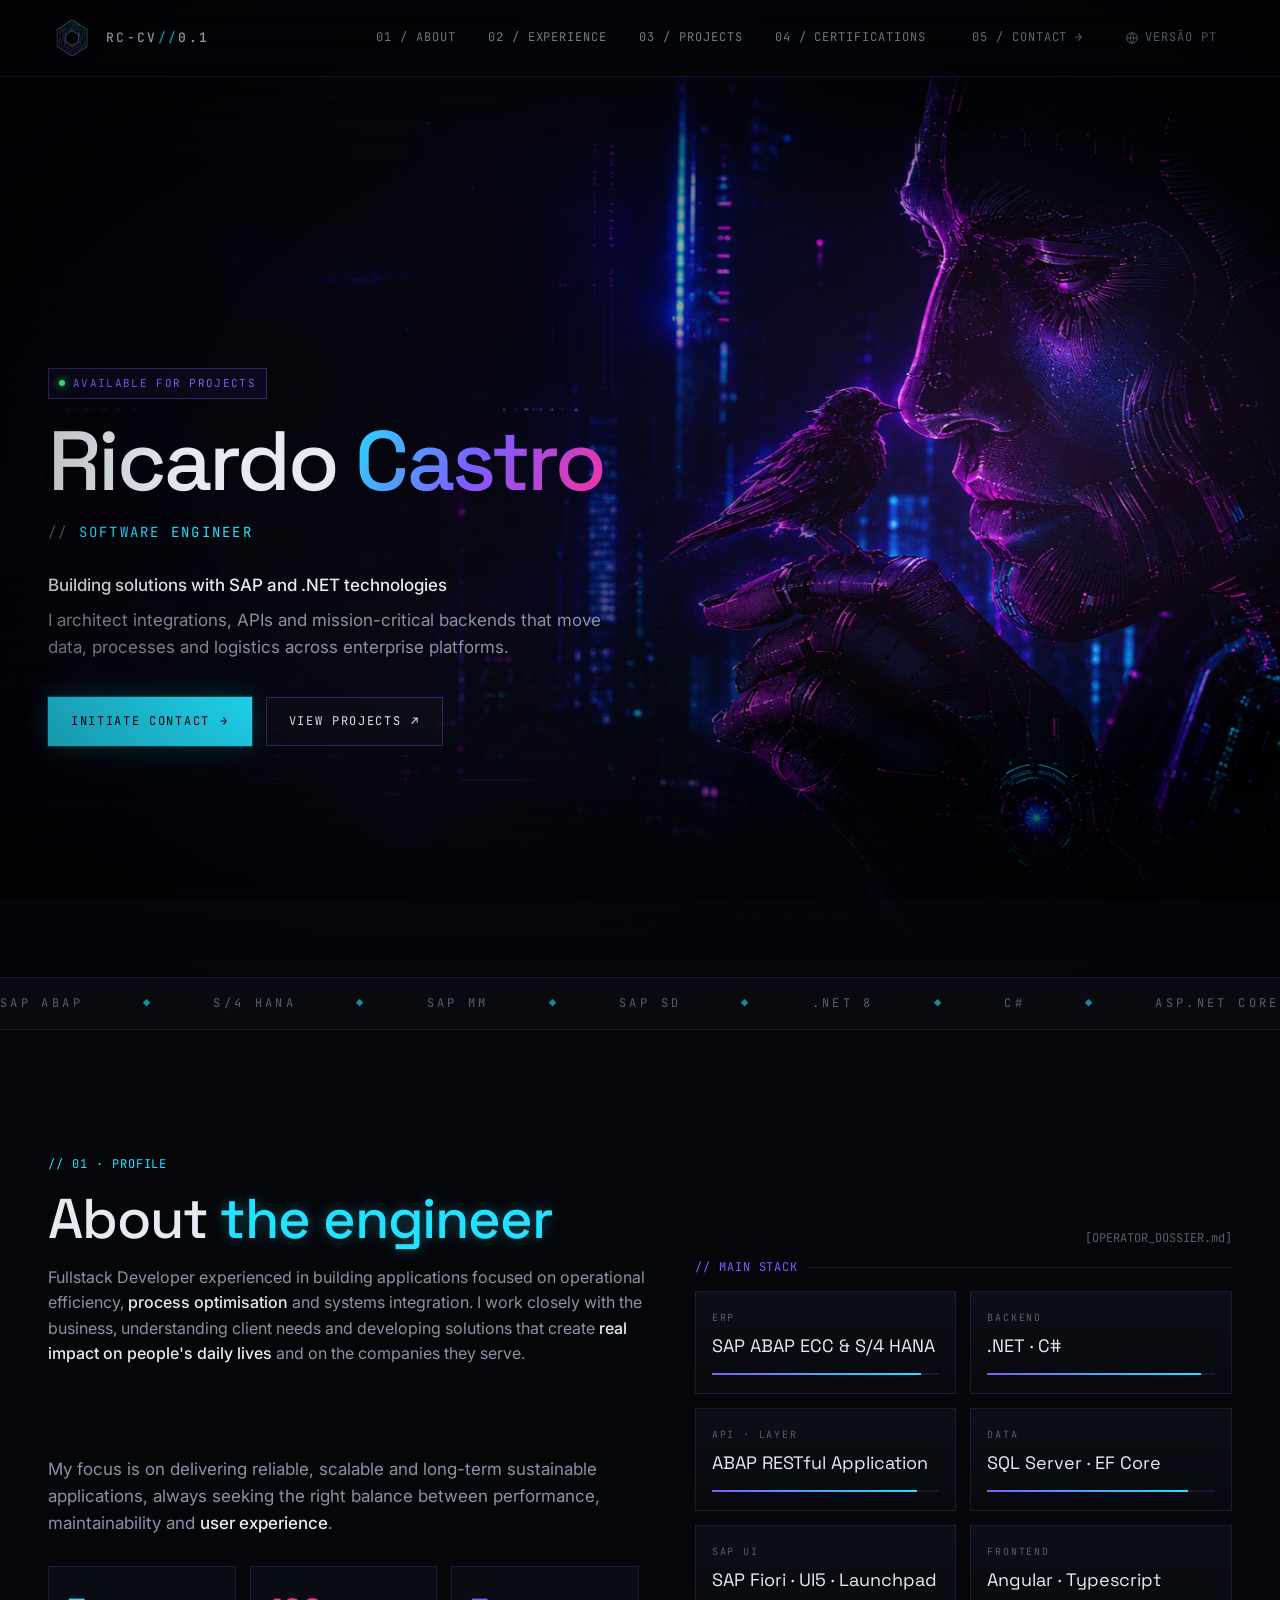
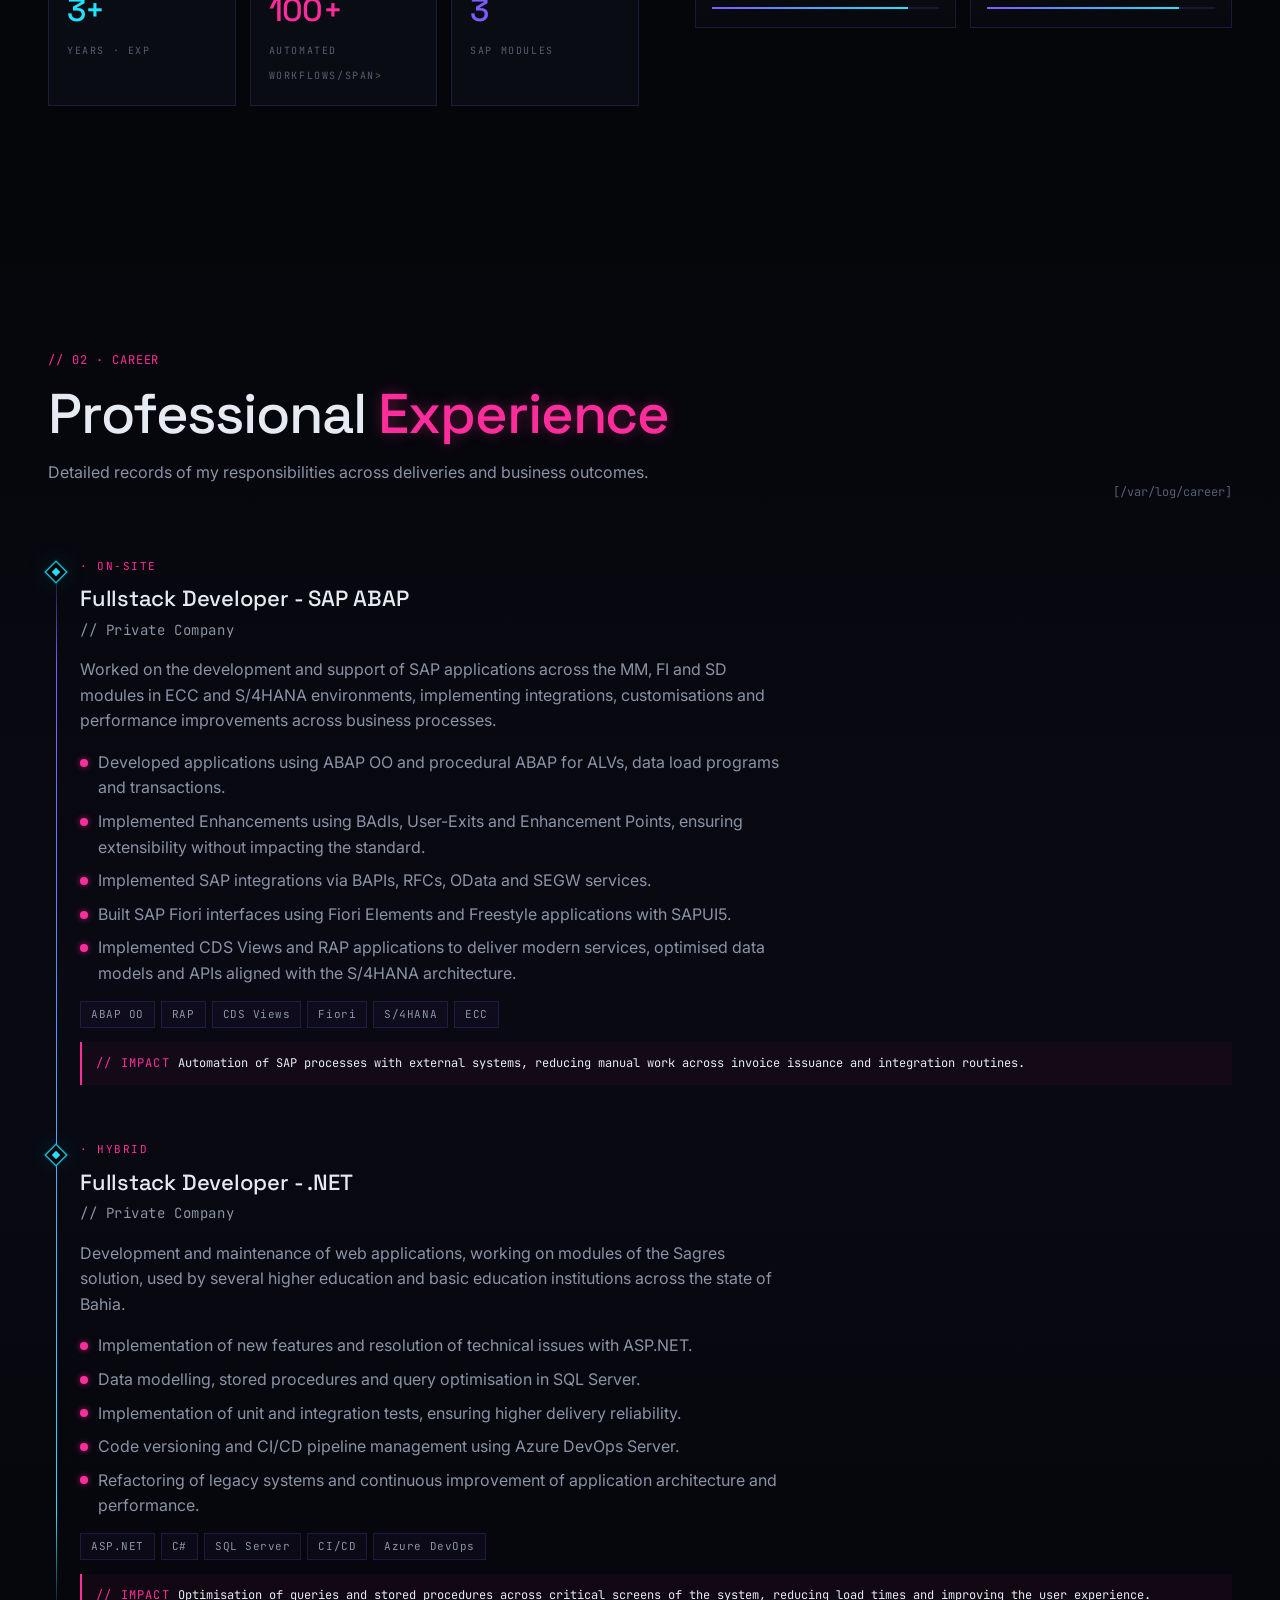
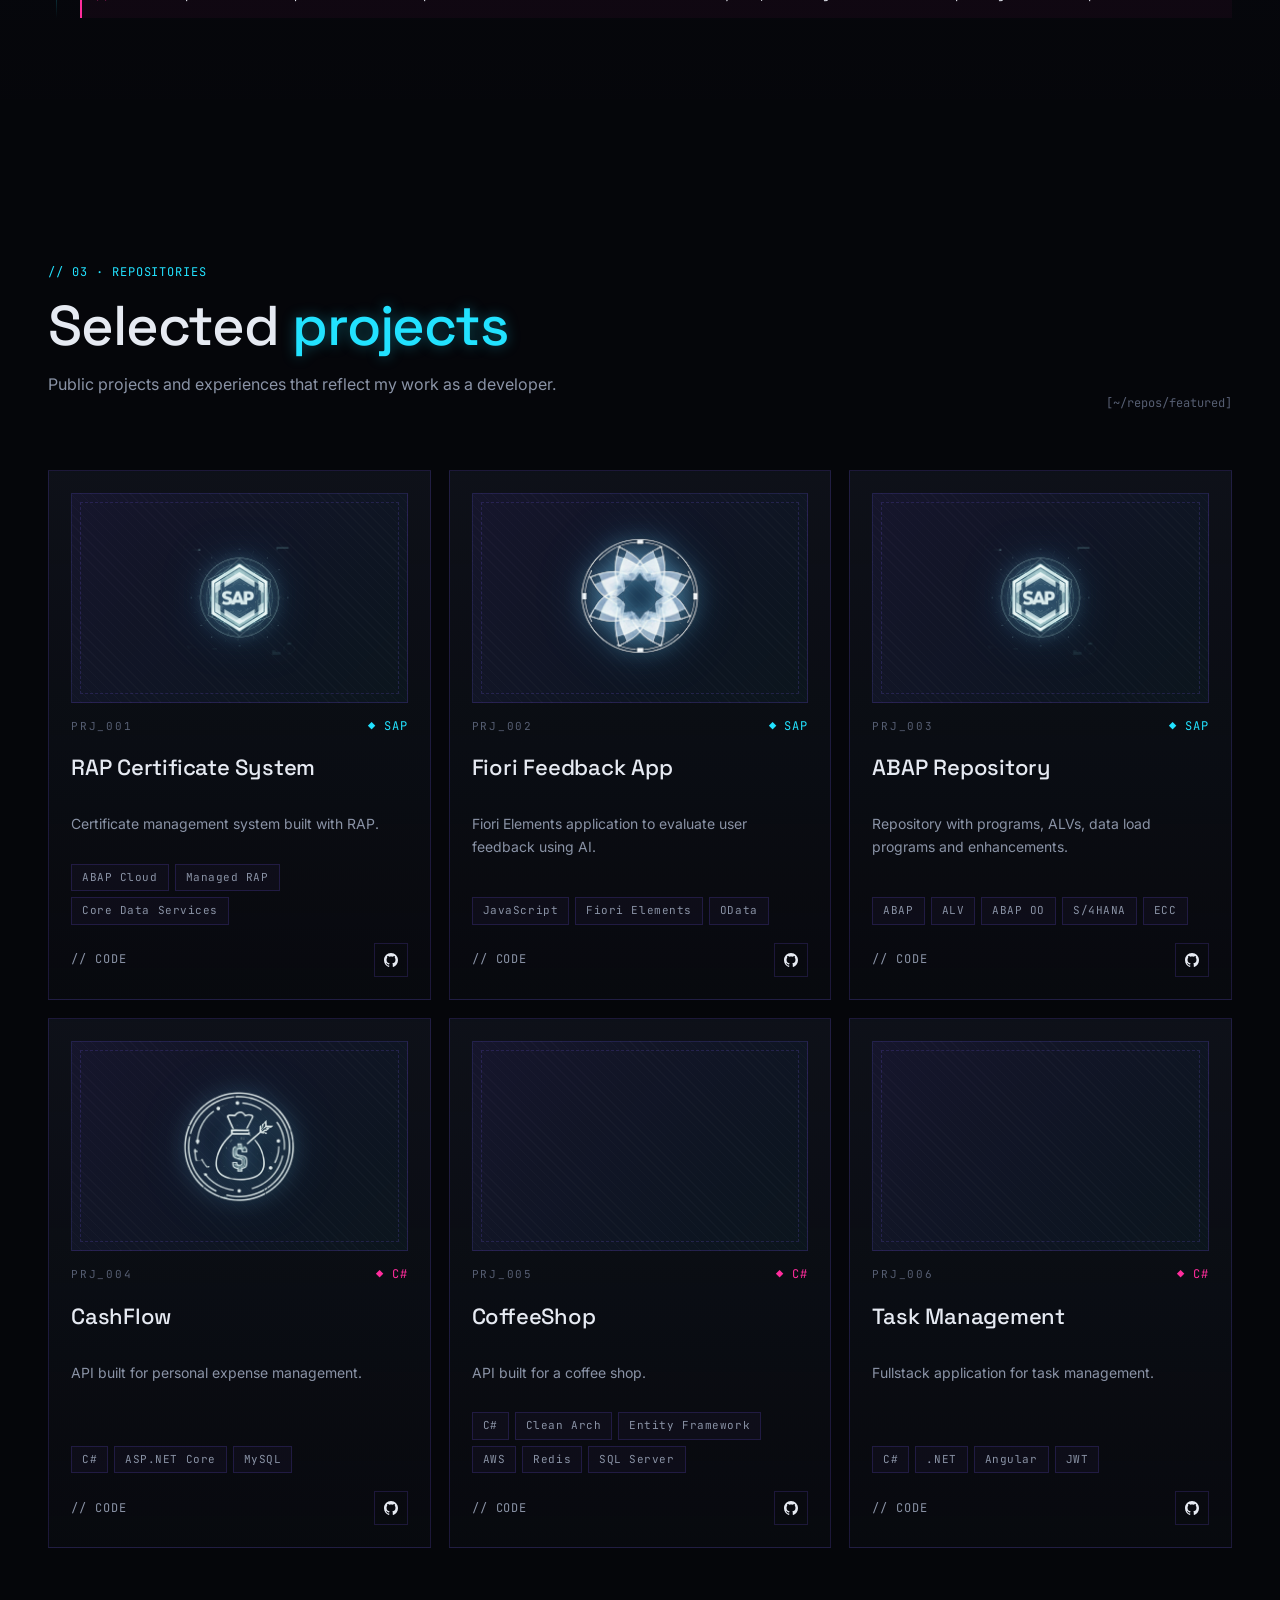
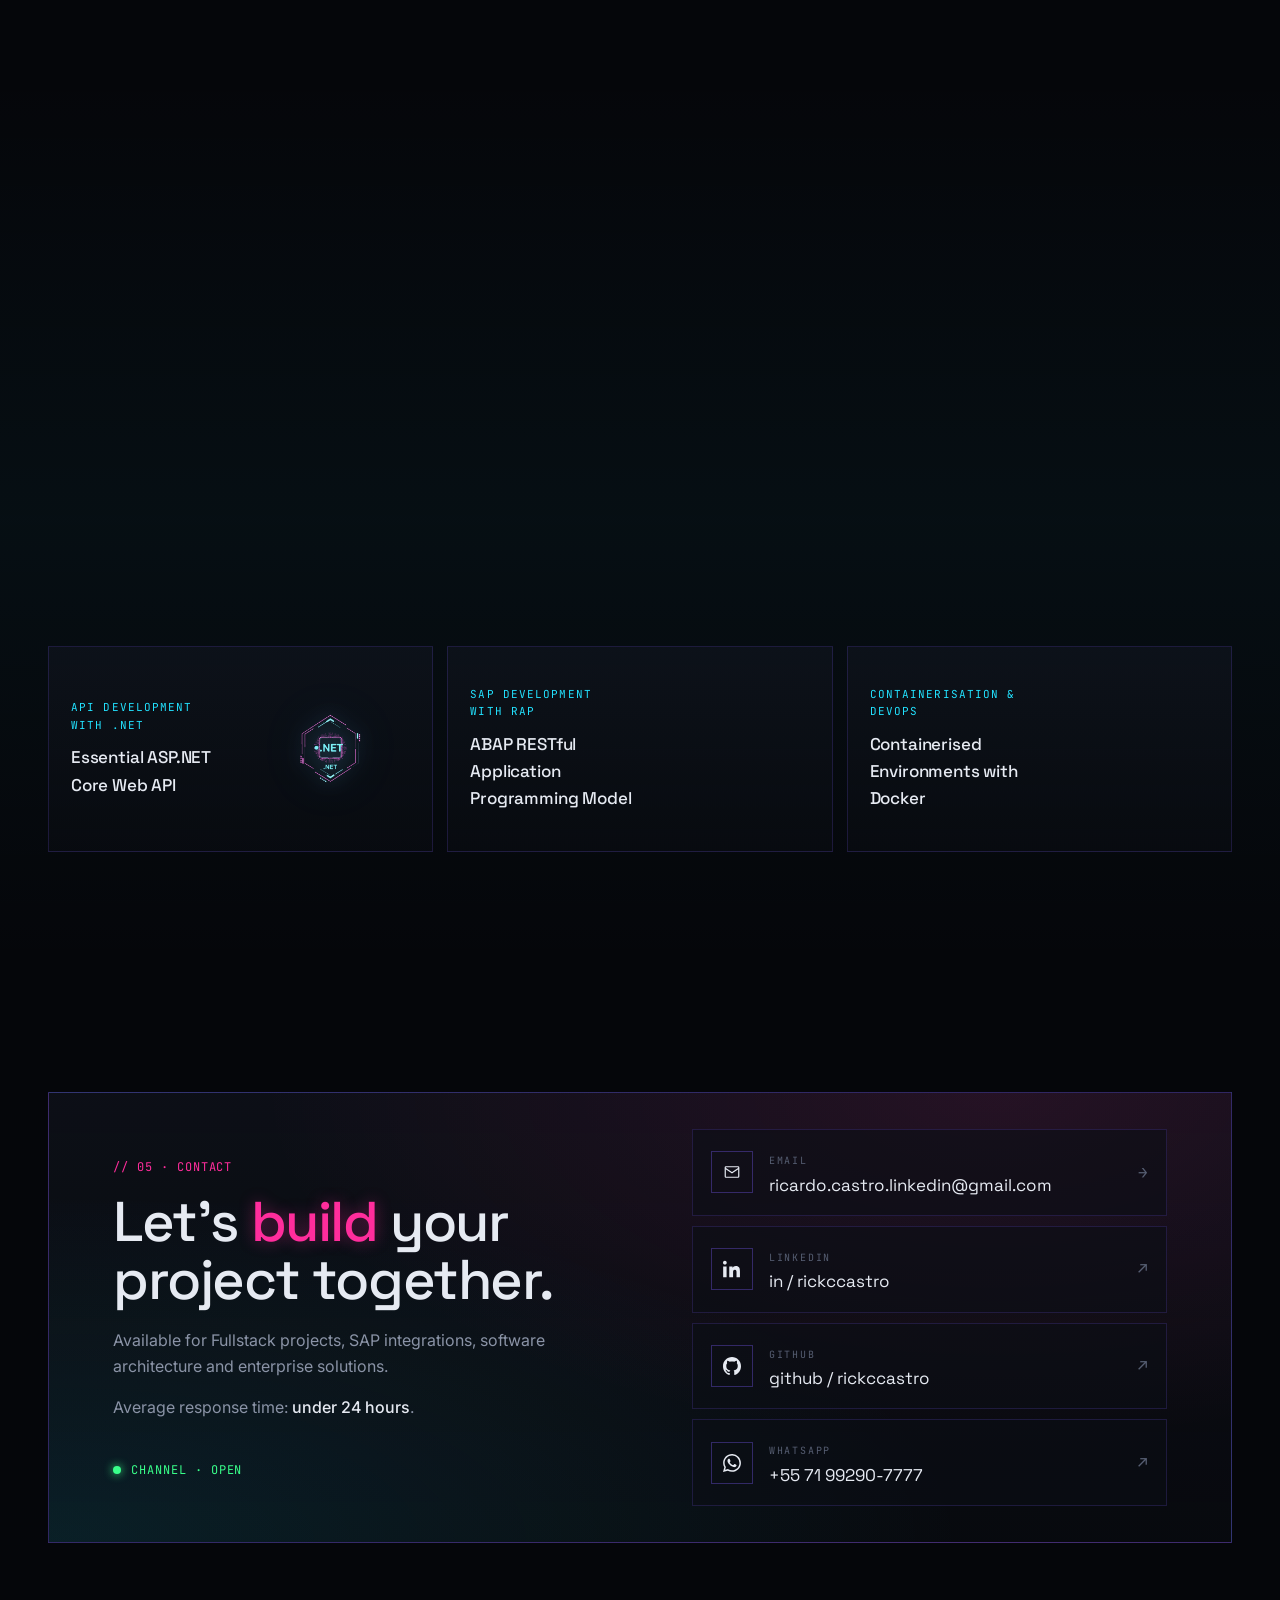
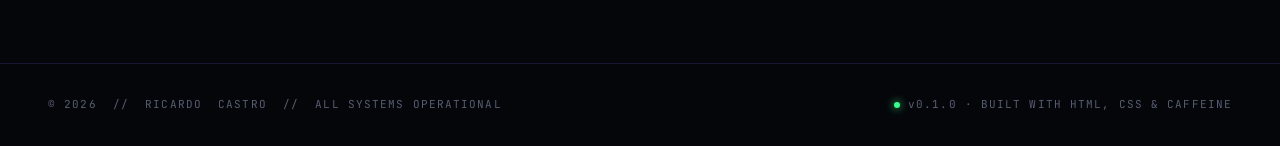
<file: index.html>
<!doctype html>
<html lang="pt-BR">
  <head>
    <meta charset="utf-8" />
    <meta name="viewport" content="width=device-width, initial-scale=1" />
    <title>Ricardo Castro</title>
    <meta name="robots" content="noindex" />
    <link rel="alternate" hreflang="pt-BR" href="index-pt.html" />
    <link rel="alternate" hreflang="en" href="index-en.html" />
    <link rel="alternate" hreflang="x-default" href="index-pt.html" />
    <script>
      (function () {
        var lang = (navigator.language || navigator.userLanguage || "pt").toLowerCase();
        var target = lang.indexOf("pt") === 0 ? "index-pt.html" : "index-en.html";
        location.replace(target);
      })();
    </script>
    <meta http-equiv="refresh" content="0; url=index-pt.html" />
  </head>
  <body>
    <p>
      <a href="index-pt.html">Versão em Português</a> ·
      <a href="index-en.html">English version</a>
    </p>
  </body>
</html>
</content>
</invoke>
</file>
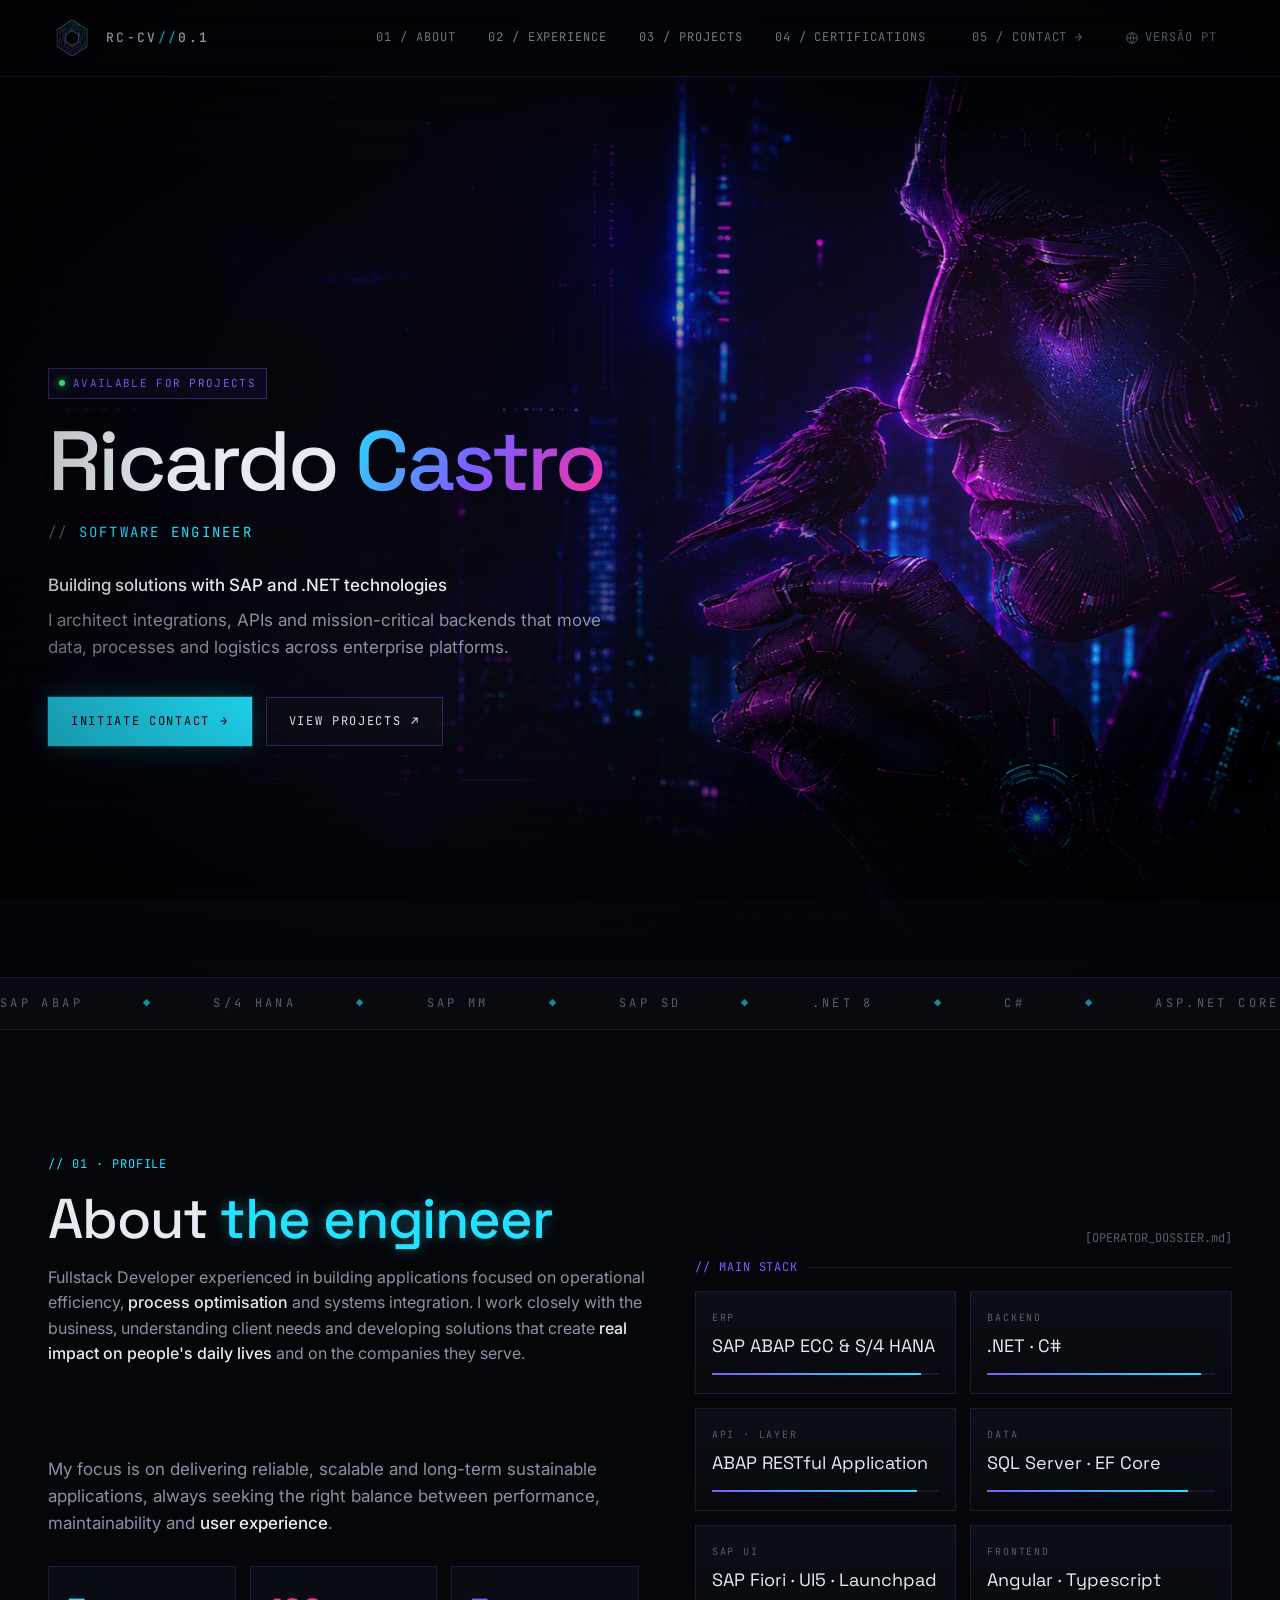
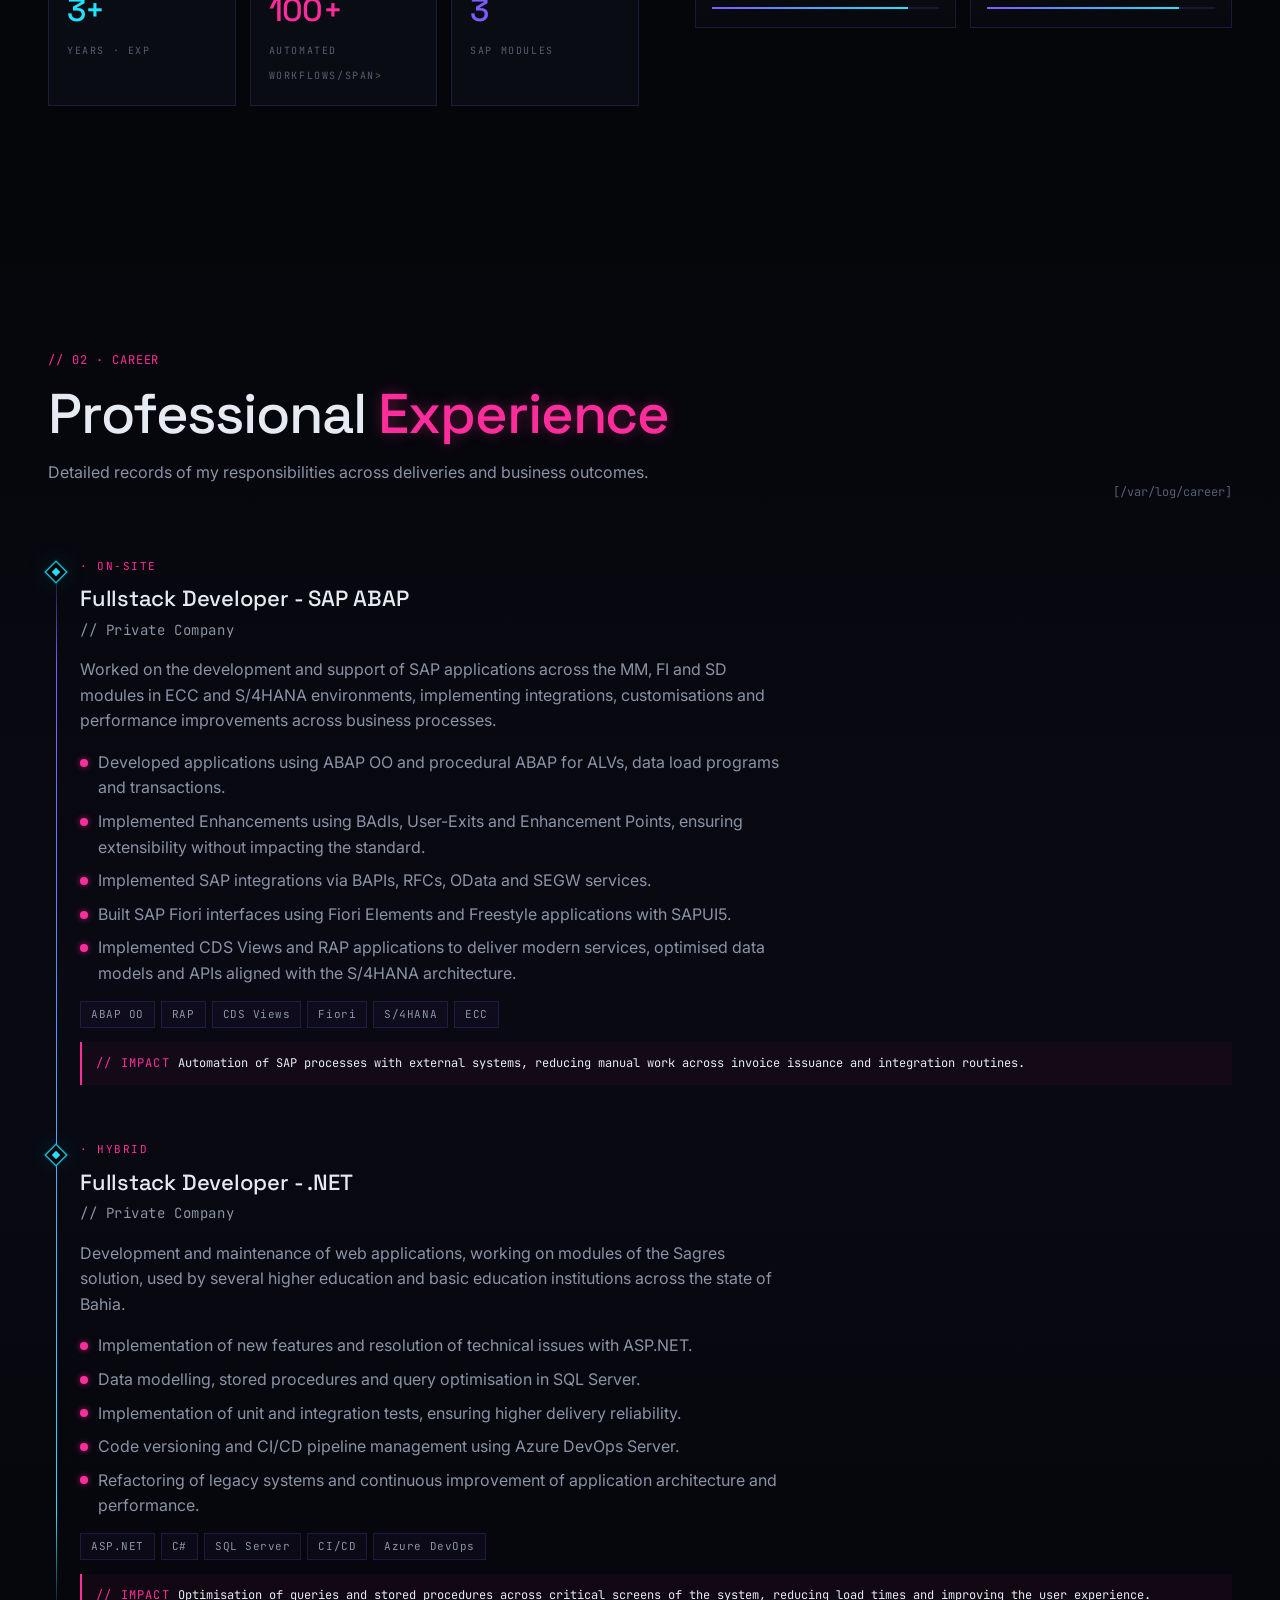
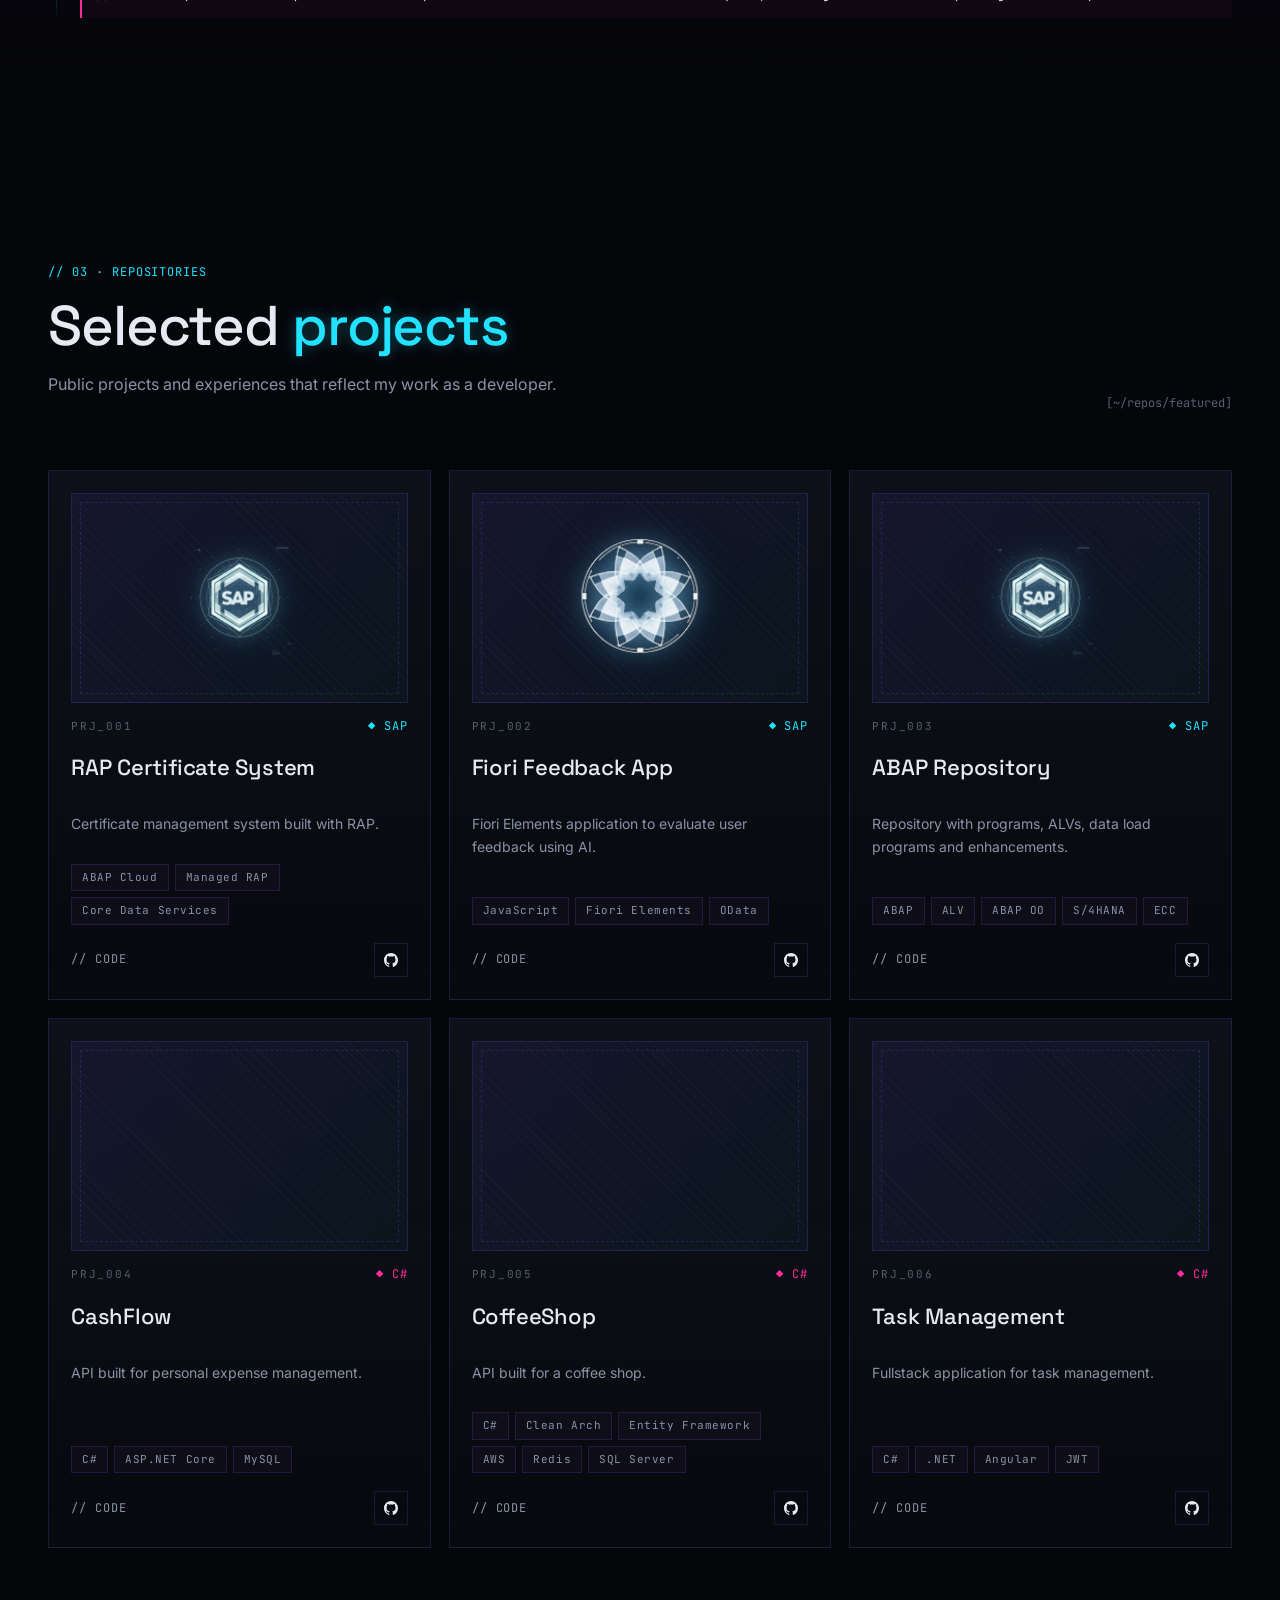
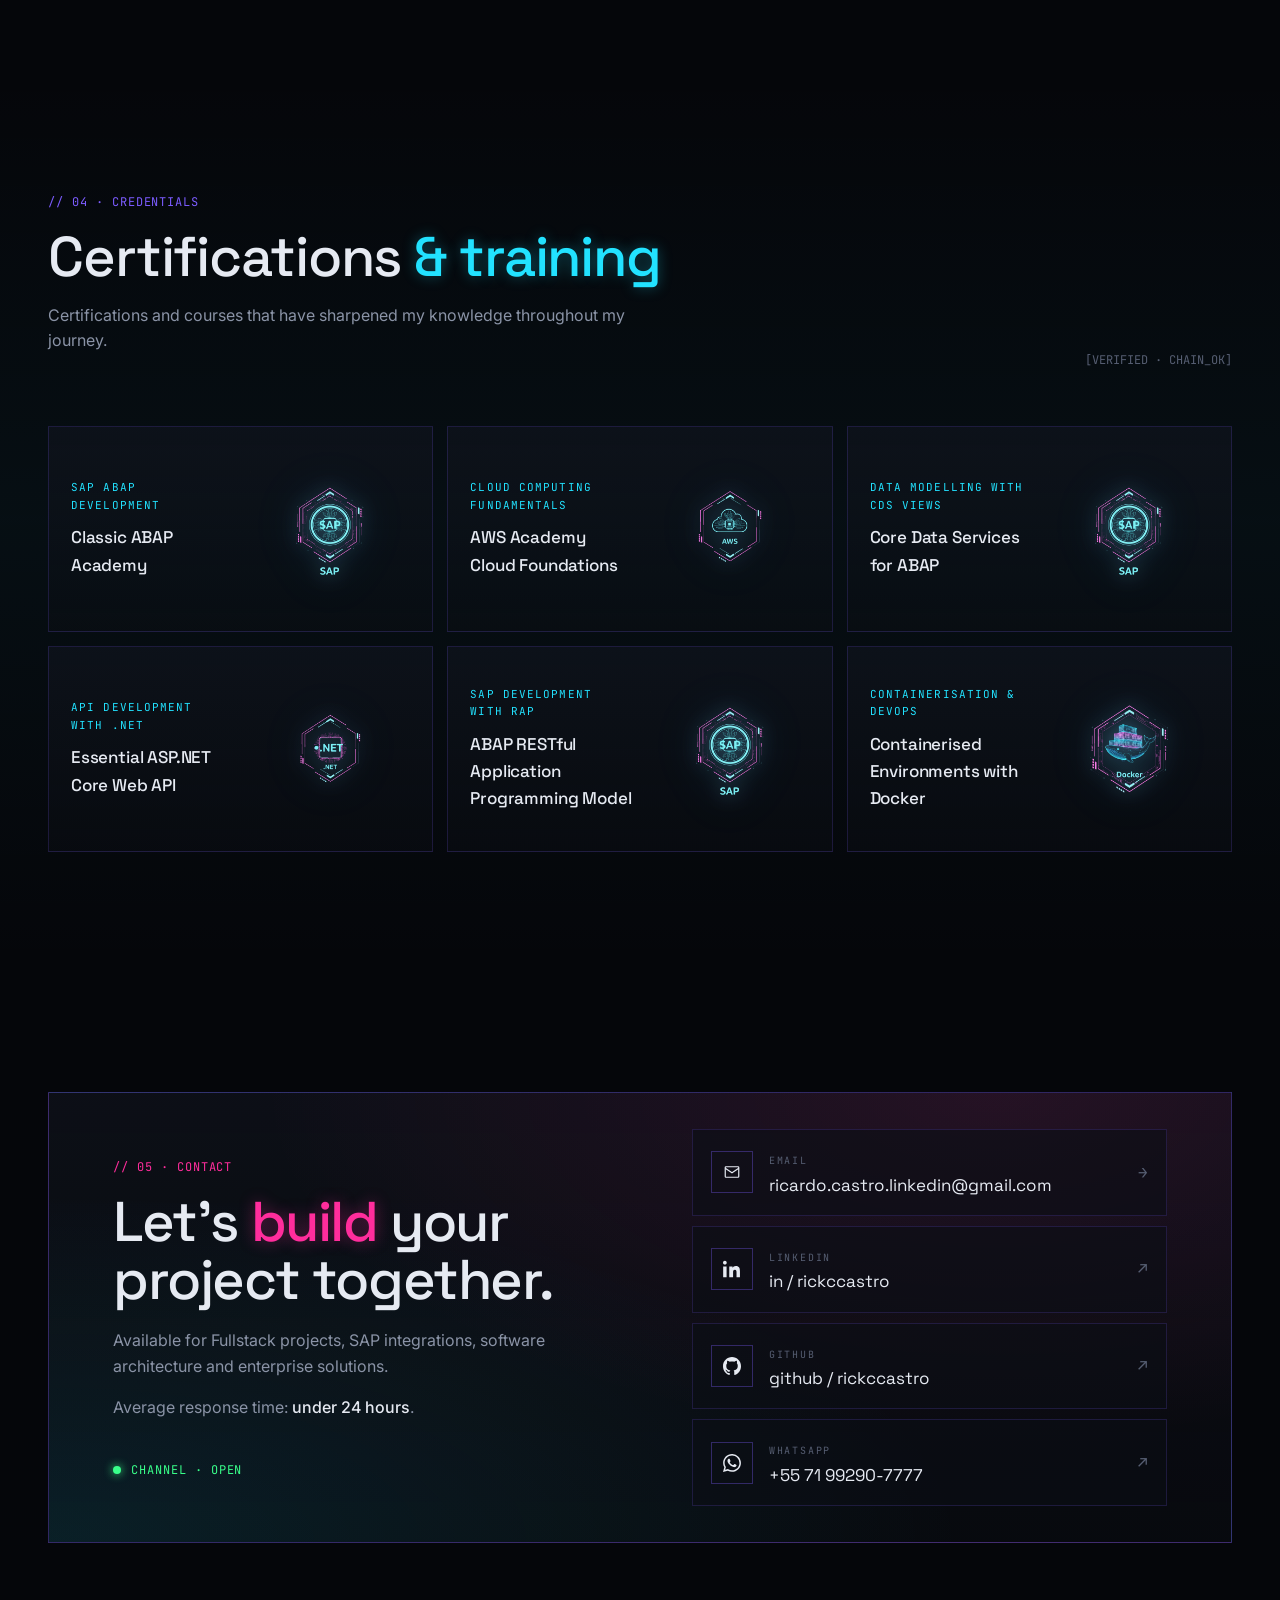
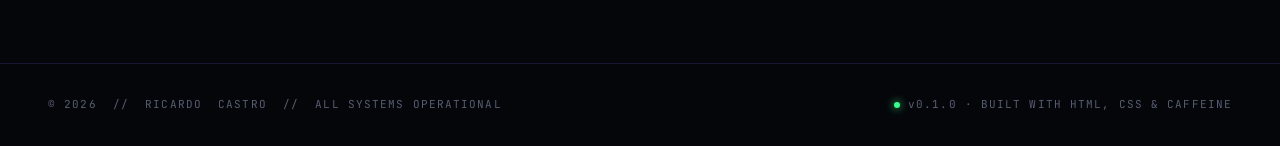
<file: index-en.html>
<!doctype html>
<html lang="en">
  <head>
    <meta charset="utf-8" />
    <meta
      name="viewport"
      content="width=device-width, initial-scale=1, viewport-fit=cover"
    />
    <title>Ricardo Castro</title>
    <meta
      name="description"
      content="Software Engineer specialised in SAP systems and .NET projects"
    />
    <meta name="theme-color" content="#05060A" />
    <meta name="color-scheme" content="dark" />
    <link rel="alternate" hreflang="en" href="index-en.html" />
    <link rel="alternate" hreflang="pt-BR" href="index-pt.html" />
    <link rel="alternate" hreflang="x-default" href="index-en.html" />

    <link rel="preconnect" href="https://fonts.googleapis.com" />
    <link rel="preconnect" href="https://fonts.gstatic.com" crossorigin />
    <link rel="preload" as="image" href="assets/hero-bg.png" fetchpriority="high" />
    <link
      href="https://fonts.googleapis.com/css2?family=Space+Grotesk:wght@300;400;500;600;700&family=JetBrains+Mono:wght@300;400;500;600&family=Inter:wght@300;400;500;600&display=swap"
      rel="stylesheet"
    />

    <link rel="stylesheet" href="styles.css" />
  </head>
  <body>
    <!-- ========== BOOT OVERLAY ========== -->
    <div class="boot" id="boot" aria-hidden="true">
      <div class="boot__box">
        <div>
          SYS // INITIALISING TERMINAL
          <span style="color: var(--green)">●</span>
        </div>
        <div class="boot__bar"></div>
        <div class="boot__lines">
          <div><span>OK</span> &nbsp; loading runtime…</div>
          <div><span>OK</span> &nbsp; mounting interface…</div>
          <div><span>OK</span> &nbsp; ready.</div>
        </div>
      </div>
    </div>

    <!-- ========== NAV ========== -->
    <header class="nav" id="nav">
      <div class="container nav__inner">
        <a href="#top" class="logo" aria-label="Home">
          <span class="logo__mark" aria-hidden="true"></span>
          <span class="logo__text">RC-CV<em>//</em>0.1</span>
        </a>
        <nav class="nav__links" aria-label="Primary">
          <a href="#about">01 / About</a>
          <a href="#experience">02 / Experience</a>
          <a href="#projects">03 / Projects</a>
          <a href="#certifications">04 / Certifications</a>
          <a href="#contact" class="nav__cta">05 / Contact →</a>
          <a href="index-pt.html" class="nav__lang" aria-label="Mudar para Português" title="Mudar para Português">
            <svg viewBox="0 0 24 24" aria-hidden="true"><circle cx="12" cy="12" r="9"/><path d="M3 12h18M12 3a14 14 0 0 1 0 18M12 3a14 14 0 0 0 0 18"/></svg>
            Versão PT
          </a>
        </nav>
        <button
          class="nav__burger"
          id="burger"
          aria-label="Menu"
          aria-expanded="false"
        >
          <span></span><span></span><span></span>
        </button>
      </div>
      <div class="container nav__mobile" id="navMobile">
        <a href="#about">01 / About</a>
        <a href="#experience">02 / Experience</a>
        <a href="#projects">03 / Projects</a>
        <a href="#certifications">04 / Certifications</a>
        <a href="#contact">05 / Contact</a>
        <a href="index-pt.html" class="nav__lang" aria-label="Mudar para Português">
          <svg viewBox="0 0 24 24" aria-hidden="true"><circle cx="12" cy="12" r="9"/><path d="M3 12h18M12 3a14 14 0 0 1 0 18M12 3a14 14 0 0 0 0 18"/></svg>
          Versão PT
        </a>
      </div>
    </header>

    <a id="top"></a>

    <!-- ========== HERO ========== -->
    <section class="hero" aria-label="Intro">
      <div class="hero__bg" aria-hidden="true">
        <div class="hero__image"></div>
        <div class="hero__tint"></div>
        <div class="hero__overlay"></div>
        <div class="hero__noise"></div>
        <div class="hero__vignette"></div>
        <div class="particles" id="particles"></div>
      </div>
      <div class="container hero__inner">
        <div class="reveal in hero__text">
          <span class="hero__badge"
            ><span class="dot"></span> AVAILABLE FOR PROJECTS</span
          >
          <h1>
            <span class="l1">Ricardo</span> <span class="accent">Castro</span>
            <!-- <span class="l2">_</span> -->
          </h1>
          <div class="hero__role">Software Engineer</div>
          <p class="hero__slogan">
            <strong>Building solutions with SAP and .NET technologies</strong>
            I architect integrations, APIs and mission-critical backends that
            move data, processes and logistics across enterprise platforms.
          </p>
          <div class="cta-row">
            <a class="btn btn--primary" href="#contact">
              Initiate Contact <span class="arrow">→</span>
            </a>
            <a class="btn btn--ghost" href="#projects">
              View Projects <span class="arrow">↗</span>
            </a>
          </div>
        </div>

      </div>
    </section>

    <!-- ========== MARQUEE ========== -->
    <div class="marquee" aria-hidden="true">
      <div class="marquee__track">
        <span>SAP ABAP</span><span>S/4 HANA</span><span>SAP MM</span
        ><span>SAP SD</span><span>.NET 8</span><span>C#</span
        ><span>ASP.NET CORE</span><span>ENTITY FRAMEWORK</span
        ><span>REST · SOAP · OData</span><span>AZURE</span
        ><span>SQL SERVER</span><span>RABBITMQ</span><span>DOCKER</span>
        <span>SAP ABAP</span><span>S/4 HANA</span><span>SAP MM</span
        ><span>SAP SD</span><span>.NET 8</span><span>C#</span
        ><span>ASP.NET CORE</span><span>ENTITY FRAMEWORK</span
        ><span>REST · SOAP · OData</span><span>AZURE</span
        ><span>SQL SERVER</span><span>RABBITMQ</span><span>DOCKER</span>
      </div>
    </div>

    <!-- ========== ABOUT ========== -->
    <section id="about" aria-labelledby="about-h">
      <div class="container">
        <div class="section-head reveal">
          <div>
            <span class="mono cyan">// 01 · Profile</span>
            <h2 class="section-title" id="about-h">
              About <span class="gl">the engineer</span>
            </h2>
            <p class="section-sub">
              Fullstack Developer experienced in building applications focused
              on operational efficiency,
              <strong style="color: var(--ink); font-weight: 500"
                >process optimisation</strong
              >
              and systems integration. I work closely with the business,
              understanding client needs and developing solutions that create
              <strong style="color: var(--ink); font-weight: 500"
                >real impact on people's daily lives</strong
              >
              and on the companies they serve.
            </p>
          </div>
        </div>

        <div class="about__grid">
          <div class="reveal">
            <div class="about">
              <p>
                My focus is on delivering reliable, scalable and long-term
                sustainable applications, always seeking the right balance
                between performance, maintainability and
                <strong>user experience</strong>.
              </p>
            </div>
            <div class="metrics" role="list">
              <div class="metric" role="listitem">
                <b>3+</b><span>YEARS · EXP</span>
              </div>
              <div class="metric" role="listitem">
                <b>100+</b><span>AUTOMATED WORKFLOWS/span>
              </div>
              <div class="metric" role="listitem">
                <b>3</b><span>SAP MODULES</span>
              </div>
            </div>
          </div>

          <div class="reveal stack-lift" style="transition-delay: 0.1s">
            <div class="id">[OPERATOR_DOSSIER.md]</div>
            <div
              style="
                display: flex;
                align-items: center;
                gap: 10px;
                margin-bottom: 14px;
              "
            >
              <span class="mono violet">// MAIN STACK</span>
              <span
                style="flex: 1; height: 1px; background: var(--line)"
              ></span>
            </div>
            <div class="stack">
              <div class="stack__item">
                <div class="stack__cat">ERP</div>
                <div class="stack__name">SAP ABAP ECC & S/4 HANA</div>
                <div class="stack__bar" style="--lvl: 92%"></div>
              </div>
              <div class="stack__item">
                <div class="stack__cat">Backend</div>
                <div class="stack__name">.NET · C#</div>
                <div class="stack__bar" style="--lvl: 94%"></div>
              </div>
              <div class="stack__item">
                <div class="stack__cat">API · LAYER</div>
                <div class="stack__name">ABAP RESTful Application</div>
                <div class="stack__bar" style="--lvl: 90%"></div>
              </div>
              <div class="stack__item">
                <div class="stack__cat">DATA</div>
                <div class="stack__name">SQL Server · EF Core</div>
                <div class="stack__bar" style="--lvl: 88%"></div>
              </div>
              <div class="stack__item">
                <div class="stack__cat">SAP UI</div>
                <div class="stack__name">SAP Fiori · UI5 · Launchpad</div>
                <div class="stack__bar" style="--lvl: 86%"></div>
              </div>
              <div class="stack__item">
                <div class="stack__cat">Frontend</div>
                <div class="stack__name">Angular · Typescript</div>
                <div class="stack__bar" style="--lvl: 84%"></div>
              </div>
            </div>
          </div>
        </div>
      </div>
    </section>

    <!-- ========== EXPERIENCE ========== -->
    <section
      id="experience"
      aria-labelledby="exp-h"
      style="
        background: linear-gradient(
          180deg,
          rgba(11, 14, 20, 0),
          rgba(124, 92, 255, 0.04),
          rgba(11, 14, 20, 0)
        );
      "
    >
      <div class="container">
        <div class="section-head reveal">
          <div>
            <span class="mono mag">// 02 · Career</span>
            <h2 class="section-title" id="exp-h">
              Professional <span class="gm">Experience</span>
            </h2>
            <p class="section-sub">
              Detailed records of my responsibilities across deliveries and
              business outcomes.
            </p>
          </div>
          <div class="id">[/var/log/career]</div>
        </div>

        <div class="timeline">
          <article class="tl-item reveal">
            <div class="tl-meta">· On-site</div>
            <h3 class="tl-title">Fullstack Developer - SAP ABAP</h3>
            <div class="tl-company">// Private Company</div>

            <div class="tl-body">
              <p>
                Worked on the development and support of SAP applications
                across the MM, FI and SD modules in ECC and S/4HANA
                environments, implementing integrations, customisations and
                performance improvements across business processes.
              </p>

              <ul>
                <li>
                  Developed applications using ABAP OO and procedural ABAP for
                  ALVs, data load programs and transactions.
                </li>
                <li>
                  Implemented Enhancements using BAdIs, User-Exits and
                  Enhancement Points, ensuring extensibility without impacting
                  the standard.
                </li>

                <li>
                  Implemented SAP integrations via BAPIs, RFCs, OData and SEGW
                  services.
                </li>

                <li>
                  Built SAP Fiori interfaces using Fiori Elements and Freestyle
                  applications with SAPUI5.
                </li>

                <li>
                  Implemented CDS Views and RAP applications to deliver modern
                  services, optimised data models and APIs aligned with the
                  S/4HANA architecture.
                </li>
              </ul>
            </div>

            <div class="tags">
              <span class="tag">ABAP OO</span>
              <span class="tag">RAP</span>
              <span class="tag">CDS Views</span>
              <span class="tag">Fiori</span>
              <span class="tag">S/4HANA</span>
              <span class="tag">ECC</span>
            </div>

            <div class="tl-impact">
              Automation of SAP processes with external systems, reducing
              manual work across invoice issuance and integration routines.
            </div>
          </article>

          <article class="tl-item reveal">
            <div class="tl-meta">· Hybrid</div>
            <h3 class="tl-title">Fullstack Developer - .NET</h3>
            <div class="tl-company">// Private Company</div>

            <div class="tl-body">
              <p>
                Development and maintenance of web applications, working on
                modules of the Sagres solution, used by several higher
                education and basic education institutions across the state of
                Bahia.
              </p>

              <ul>
                <li>Implementation of new features and resolution of technical issues with ASP.NET.</li>

                <li>
                  Data modelling, stored procedures and query optimisation in
                  SQL Server.
                </li>

                <li>
                  Implementation of unit and integration tests, ensuring higher
                  delivery reliability.
                </li>

                <li>
                  Code versioning and CI/CD pipeline management using Azure
                  DevOps Server.
                </li>

                <li>
                  Refactoring of legacy systems and continuous improvement of
                  application architecture and performance.
                </li>
              </ul>
            </div>

            <div class="tags">
              <span class="tag">ASP.NET</span>
              <span class="tag">C#</span>
              <span class="tag">SQL Server</span>
              <span class="tag">CI/CD</span>
              <span class="tag">Azure DevOps</span>
            </div>

            <div class="tl-impact">
              Optimisation of queries and stored procedures across critical
              screens of the system, reducing load times and improving the user
              experience.
            </div>
          </article>
        </div>
      </div>
    </section>

    <!-- ========== PROJECTS ========== -->
    <section id="projects" aria-labelledby="proj-h">
      <div class="container">
        <div class="section-head reveal">
          <div>
            <span class="mono cyan">// 03 · Repositories</span>
            <h2 class="section-title" id="proj-h">
              Selected <span class="gl">projects</span>
            </h2>
            <p class="section-sub">
              Public projects and experiences that reflect my work as a developer.
            </p>
          </div>
          <div class="id">[~/repos/featured]</div>
        </div>

        <div class="projects__grid">
          <article class="card reveal">
            <div class="card__preview">
              <img
                class="card__preview-img"
                src="assets/sap-icon.png"
                alt=""
                width="1024"
                height="1024"
                loading="lazy"
                decoding="async"
              />
            </div>
            <div
              style="
                display: flex;
                align-items: center;
                justify-content: space-between;
              "
            >
              <span class="card__no">PRJ_001</span>
              <span class="mono cyan">◆ SAP</span>
            </div>
            <h3 class="card__title">RAP Certificate System</h3>
            <p class="card__body">
              Certificate management system built with RAP.
            </p>
            <div class="tags">
              <span class="tag">ABAP Cloud</span
              ><span class="tag">Managed RAP</span
              ><span class="tag">Core Data Services</span>
            </div>
            <div class="card__foot">
              <span class="mono">// code</span>
              <div class="card__links">
                <a class="iconlink" href="#" aria-label="GitHub" rel="noopener">
                  <svg
                    viewBox="0 0 24 24"
                    fill="currentColor"
                    aria-hidden="true"
                  >
                    <path
                      d="M12 0C5.37 0 0 5.5 0 12.27c0 5.42 3.44 10.02 8.21 11.65.6.12.82-.27.82-.6 0-.29-.01-1.07-.02-2.1-3.34.74-4.05-1.63-4.05-1.63-.54-1.4-1.34-1.78-1.34-1.78-1.09-.77.08-.75.08-.75 1.21.09 1.85 1.27 1.85 1.27 1.08 1.88 2.82 1.34 3.51 1.02.11-.8.42-1.34.76-1.65-2.67-.31-5.47-1.36-5.47-6.06 0-1.34.47-2.43 1.24-3.29-.12-.31-.54-1.56.12-3.26 0 0 1.01-.33 3.3 1.26.96-.27 1.99-.4 3.01-.41 1.02.01 2.05.14 3.01.41 2.29-1.59 3.3-1.26 3.3-1.26.66 1.7.24 2.95.12 3.26.77.86 1.24 1.95 1.24 3.29 0 4.71-2.81 5.75-5.48 6.05.43.38.81 1.12.81 2.26 0 1.63-.01 2.94-.01 3.34 0 .33.22.72.83.6C20.56 22.29 24 17.69 24 12.27 24 5.5 18.63 0 12 0z"
                    />
                  </svg>
                </a>
              </div>
            </div>
          </article>

          <article class="card reveal" style="transition-delay: 0.05s">
            <div class="card__preview">
              <img
                class="card__preview-img"
                src="assets/fiori-icon.png"
                alt=""
                width="141"
                height="121"
                loading="lazy"
                decoding="async"
              />
            </div>
            <div
              style="
                display: flex;
                align-items: center;
                justify-content: space-between;
              "
            >
              <span class="card__no">PRJ_002</span>
              <span class="mono cyan">◆ SAP</span>
            </div>
            <h3 class="card__title">Fiori Feedback App</h3>
            <p class="card__body">
              Fiori Elements application to evaluate user feedback using AI.
            </p>
            <div class="tags">
              <span class="tag">JavaScript</span
              ><span class="tag">Fiori Elements</span
              ><span class="tag">OData</span>
            </div>
            <div class="card__foot">
              <span class="mono">// code</span>
              <div class="card__links">
                <a class="iconlink" href="#" aria-label="GitHub" rel="noopener">
                  <svg
                    viewBox="0 0 24 24"
                    fill="currentColor"
                    aria-hidden="true"
                  >
                    <path
                      d="M12 0C5.37 0 0 5.5 0 12.27c0 5.42 3.44 10.02 8.21 11.65.6.12.82-.27.82-.6 0-.29-.01-1.07-.02-2.1-3.34.74-4.05-1.63-4.05-1.63-.54-1.4-1.34-1.78-1.34-1.78-1.09-.77.08-.75.08-.75 1.21.09 1.85 1.27 1.85 1.27 1.08 1.88 2.82 1.34 3.51 1.02.11-.8.42-1.34.76-1.65-2.67-.31-5.47-1.36-5.47-6.06 0-1.34.47-2.43 1.24-3.29-.12-.31-.54-1.56.12-3.26 0 0 1.01-.33 3.3 1.26.96-.27 1.99-.4 3.01-.41 1.02.01 2.05.14 3.01.41 2.29-1.59 3.3-1.26 3.3-1.26.66 1.7.24 2.95.12 3.26.77.86 1.24 1.95 1.24 3.29 0 4.71-2.81 5.75-5.48 6.05.43.38.81 1.12.81 2.26 0 1.63-.01 2.94-.01 3.34 0 .33.22.72.83.6C20.56 22.29 24 17.69 24 12.27 24 5.5 18.63 0 12 0z"
                    />
                  </svg>
                </a>
              </div>
            </div>
          </article>

          <article class="card reveal" style="transition-delay: 0.1s">
            <div class="card__preview">
              <img
                class="card__preview-img"
                src="assets/sap-icon.png"
                alt=""
                width="1024"
                height="1024"
                loading="lazy"
                decoding="async"
              />
            </div>
            <div
              style="
                display: flex;
                align-items: center;
                justify-content: space-between;
              "
            >
              <span class="card__no">PRJ_003</span>
              <span class="mono cyan">◆ SAP</span>
            </div>
            <h3 class="card__title">ABAP Repository</h3>
            <p class="card__body">
              Repository with programs, ALVs, data load programs and
              enhancements.
            </p>
            <div class="tags">
              <span class="tag">ABAP</span><span class="tag">ALV</span
              ><span class="tag">ABAP OO</span><span class="tag">S/4HANA</span
              ><span class="tag">ECC</span>
            </div>
            <div class="card__foot">
              <span class="mono">// code</span>
              <div class="card__links">
                <a class="iconlink" href="#" aria-label="GitHub" rel="noopener">
                  <svg
                    viewBox="0 0 24 24"
                    fill="currentColor"
                    aria-hidden="true"
                  >
                    <path
                      d="M12 0C5.37 0 0 5.5 0 12.27c0 5.42 3.44 10.02 8.21 11.65.6.12.82-.27.82-.6 0-.29-.01-1.07-.02-2.1-3.34.74-4.05-1.63-4.05-1.63-.54-1.4-1.34-1.78-1.34-1.78-1.09-.77.08-.75.08-.75 1.21.09 1.85 1.27 1.85 1.27 1.08 1.88 2.82 1.34 3.51 1.02.11-.8.42-1.34.76-1.65-2.67-.31-5.47-1.36-5.47-6.06 0-1.34.47-2.43 1.24-3.29-.12-.31-.54-1.56.12-3.26 0 0 1.01-.33 3.3 1.26.96-.27 1.99-.4 3.01-.41 1.02.01 2.05.14 3.01.41 2.29-1.59 3.3-1.26 3.3-1.26.66 1.7.24 2.95.12 3.26.77.86 1.24 1.95 1.24 3.29 0 4.71-2.81 5.75-5.48 6.05.43.38.81 1.12.81 2.26 0 1.63-.01 2.94-.01 3.34 0 .33.22.72.83.6C20.56 22.29 24 17.69 24 12.27 24 5.5 18.63 0 12 0z"
                    />
                  </svg>
                </a>
              </div>
            </div>
          </article>

          <article class="card reveal">
            <div class="card__preview">
              <img
                class="card__preview-img"
                src="assets/money-icon.png"
                alt=""
                width="1024"
                height="1024"
                loading="lazy"
                decoding="async"
              />
            </div>
            <div
              style="
                display: flex;
                align-items: center;
                justify-content: space-between;
              "
            >
              <span class="card__no">PRJ_004</span>
              <span class="mono mag">◆ C#</span>
            </div>
            <h3 class="card__title">CashFlow</h3>
            <p class="card__body">
              API built for personal expense management.
            </p>
            <div class="tags">
              <span class="tag">C#</span><span class="tag">ASP.NET Core</span
              ><span class="tag">MySQL</span>
            </div>
            <div class="card__foot">
              <span class="mono">// code</span>
              <div class="card__links">
                <a class="iconlink" href="#" aria-label="GitHub" rel="noopener">
                  <svg
                    viewBox="0 0 24 24"
                    fill="currentColor"
                    aria-hidden="true"
                  >
                    <path
                      d="M12 0C5.37 0 0 5.5 0 12.27c0 5.42 3.44 10.02 8.21 11.65.6.12.82-.27.82-.6 0-.29-.01-1.07-.02-2.1-3.34.74-4.05-1.63-4.05-1.63-.54-1.4-1.34-1.78-1.34-1.78-1.09-.77.08-.75.08-.75 1.21.09 1.85 1.27 1.85 1.27 1.08 1.88 2.82 1.34 3.51 1.02.11-.8.42-1.34.76-1.65-2.67-.31-5.47-1.36-5.47-6.06 0-1.34.47-2.43 1.24-3.29-.12-.31-.54-1.56.12-3.26 0 0 1.01-.33 3.3 1.26.96-.27 1.99-.4 3.01-.41 1.02.01 2.05.14 3.01.41 2.29-1.59 3.3-1.26 3.3-1.26.66 1.7.24 2.95.12 3.26.77.86 1.24 1.95 1.24 3.29 0 4.71-2.81 5.75-5.48 6.05.43.38.81 1.12.81 2.26 0 1.63-.01 2.94-.01 3.34 0 .33.22.72.83.6C20.56 22.29 24 17.69 24 12.27 24 5.5 18.63 0 12 0z"
                    />
                  </svg>
                </a>
              </div>
            </div>
          </article>

          <article class="card reveal" style="transition-delay: 0.05s">
            <div class="card__preview">
              <img
                class="card__preview-img"
                src="assets/coffee-icon.png"
                alt=""
                width="860"
                height="860"
                loading="lazy"
                decoding="async"
              />
            </div>
            <div
              style="
                display: flex;
                align-items: center;
                justify-content: space-between;
              "
            >
              <span class="card__no">PRJ_005</span>
              <span class="mono mag">◆ C#</span>
            </div>
            <h3 class="card__title">CoffeeShop</h3>
            <p class="card__body">API built for a coffee shop.</p>
            <div class="tags">
              <span class="tag">C#</span><span class="tag">Clean Arch</span
              ><span class="tag">Entity Framework</span
              ><span class="tag">AWS</span><span class="tag">Redis</span
              ><span class="tag">SQL Server</span>
            </div>
            <div class="card__foot">
              <span class="mono">// code</span>
              <div class="card__links">
                <a class="iconlink" href="#" aria-label="GitHub" rel="noopener">
                  <svg
                    viewBox="0 0 24 24"
                    fill="currentColor"
                    aria-hidden="true"
                  >
                    <path
                      d="M12 0C5.37 0 0 5.5 0 12.27c0 5.42 3.44 10.02 8.21 11.65.6.12.82-.27.82-.6 0-.29-.01-1.07-.02-2.1-3.34.74-4.05-1.63-4.05-1.63-.54-1.4-1.34-1.78-1.34-1.78-1.09-.77.08-.75.08-.75 1.21.09 1.85 1.27 1.85 1.27 1.08 1.88 2.82 1.34 3.51 1.02.11-.8.42-1.34.76-1.65-2.67-.31-5.47-1.36-5.47-6.06 0-1.34.47-2.43 1.24-3.29-.12-.31-.54-1.56.12-3.26 0 0 1.01-.33 3.3 1.26.96-.27 1.99-.4 3.01-.41 1.02.01 2.05.14 3.01.41 2.29-1.59 3.3-1.26 3.3-1.26.66 1.7.24 2.95.12 3.26.77.86 1.24 1.95 1.24 3.29 0 4.71-2.81 5.75-5.48 6.05.43.38.81 1.12.81 2.26 0 1.63-.01 2.94-.01 3.34 0 .33.22.72.83.6C20.56 22.29 24 17.69 24 12.27 24 5.5 18.63 0 12 0z"
                    />
                  </svg>
                </a>
              </div>
            </div>
          </article>

          <article class="card reveal" style="transition-delay: 0.1s">
            <div class="card__preview">
              <img
                class="card__preview-img"
                src="assets/task-icon.png"
                alt=""
                width="1056"
                height="992"
                loading="lazy"
                decoding="async"
              />
            </div>
            <div
              style="
                display: flex;
                align-items: center;
                justify-content: space-between;
              "
            >
              <span class="card__no">PRJ_006</span>
              <span class="mono mag">◆ C#</span>
            </div>
            <h3 class="card__title">Task Management</h3>
            <p class="card__body">
              Fullstack application for task management.
            </p>
            <div class="tags">
              <span class="tag">C#</span><span class="tag">.NET</span
              ><span class="tag">Angular</span><span class="tag">JWT</span>
            </div>
            <div class="card__foot">
              <span class="mono">// code</span>
              <div class="card__links">
                <a class="iconlink" href="#" aria-label="GitHub" rel="noopener">
                  <svg
                    viewBox="0 0 24 24"
                    fill="currentColor"
                    aria-hidden="true"
                  >
                    <path
                      d="M12 0C5.37 0 0 5.5 0 12.27c0 5.42 3.44 10.02 8.21 11.65.6.12.82-.27.82-.6 0-.29-.01-1.07-.02-2.1-3.34.74-4.05-1.63-4.05-1.63-.54-1.4-1.34-1.78-1.34-1.78-1.09-.77.08-.75.08-.75 1.21.09 1.85 1.27 1.85 1.27 1.08 1.88 2.82 1.34 3.51 1.02.11-.8.42-1.34.76-1.65-2.67-.31-5.47-1.36-5.47-6.06 0-1.34.47-2.43 1.24-3.29-.12-.31-.54-1.56.12-3.26 0 0 1.01-.33 3.3 1.26.96-.27 1.99-.4 3.01-.41 1.02.01 2.05.14 3.01.41 2.29-1.59 3.3-1.26 3.3-1.26.66 1.7.24 2.95.12 3.26.77.86 1.24 1.95 1.24 3.29 0 4.71-2.81 5.75-5.48 6.05.43.38.81 1.12.81 2.26 0 1.63-.01 2.94-.01 3.34 0 .33.22.72.83.6C20.56 22.29 24 17.69 24 12.27 24 5.5 18.63 0 12 0z"
                    />
                  </svg>
                </a>
              </div>
            </div>
          </article>
        </div>
      </div>
    </section>

    <!-- ========== CERTIFICATIONS ========== -->
    <section
      id="certifications"
      aria-labelledby="cert-h"
      style="
        background: linear-gradient(
          180deg,
          rgba(11, 14, 20, 0),
          rgba(34, 226, 255, 0.04),
          rgba(11, 14, 20, 0)
        );
      "
    >
      <div class="container">
        <div class="section-head reveal">
          <div>
            <span class="mono violet">// 04 · Credentials</span>
            <h2 class="section-title" id="cert-h">
              Certifications <span class="gl">&amp; training</span>
            </h2>
            <p class="section-sub">
              Certifications and courses that have sharpened my knowledge
              throughout my journey.
            </p>
          </div>
          <div class="id">[VERIFIED · CHAIN_OK]</div>
        </div>

        <div class="certs__grid">
          <div class="cert reveal">
            <div class="cert__seal cert__seal--img" aria-hidden="true">
              <img
                src="assets/cert-sap.png"
                alt=""
                width="1184"
                height="864"
                loading="lazy"
                decoding="async"
              />
            </div>
            <div class="cert__issuer">SAP ABAP Development</div>
            <h3 class="cert__title">Classic ABAP Academy</h3>
          </div>

          <div class="cert reveal" style="transition-delay: 0.05s">
            <div class="cert__seal cert__seal--img" aria-hidden="true">
              <img
                src="assets/cert-aws.png"
                alt=""
                width="1184"
                height="864"
                loading="lazy"
                decoding="async"
              />
            </div>
            <div class="cert__issuer">Cloud Computing Fundamentals</div>
            <h3 class="cert__title">AWS Academy Cloud Foundations</h3>
          </div>

          <div class="cert reveal" style="transition-delay: 0.1s">
            <div class="cert__seal cert__seal--img" aria-hidden="true">
              <img
                src="assets/cert-sap.png"
                alt=""
                width="1184"
                height="864"
                loading="lazy"
                decoding="async"
              />
            </div>
            <div class="cert__issuer">Data Modelling with CDS Views</div>
            <h3 class="cert__title">Core Data Services for ABAP</h3>
          </div>

          <div class="cert reveal">
            <div class="cert__seal cert__seal--img" aria-hidden="true">
              <img
                src="assets/cert-net.png"
                alt=""
                width="1184"
                height="864"
                loading="lazy"
                decoding="async"
              />
            </div>
            <div class="cert__issuer">API Development with .NET</div>
            <h3 class="cert__title">Essential ASP.NET Core Web API</h3>
          </div>

          <div class="cert reveal" style="transition-delay: 0.05s">
            <div class="cert__seal cert__seal--img" aria-hidden="true">
              <img
                src="assets/cert-sap.png"
                alt=""
                width="1184"
                height="864"
                loading="lazy"
                decoding="async"
              />
            </div>
            <div class="cert__issuer">SAP Development with RAP</div>
            <h3 class="cert__title">
              ABAP RESTful Application Programming Model
            </h3>
          </div>

          <div class="cert reveal" style="transition-delay: 0.1s">
            <div class="cert__seal cert__seal--img" aria-hidden="true">
              <img
                src="assets/cert-docker.png"
                alt=""
                width="1184"
                height="864"
                loading="lazy"
                decoding="async"
              />
            </div>
            <div class="cert__issuer">Containerisation & DevOps</div>
            <h3 class="cert__title">Containerised Environments with Docker</h3>
          </div>
        </div>
      </div>
    </section>

    <!-- ========== CONTACT ========== -->
    <section id="contact" class="contact" aria-labelledby="cnt-h">
      <div class="container reveal">
        <div class="contact__wrap">
          <span class="corner-tl"></span><span class="corner-br"></span>
          <div class="contact__grid">
            <div>
              <span class="mono mag">// 05 · Contact</span>
              <h2 id="cnt-h" style="margin-top: 14px">
                Let's <span class="accent">build</span> your project together.
              </h2>
              <p
                style="color: var(--ink-dim); max-width: 46ch; margin-top: 18px"
              >
                Available for Fullstack projects, SAP integrations, software
                architecture and enterprise solutions.
              </p>
              <p
                style="color: var(--ink-dim); max-width: 46ch; margin-top: 8px"
              >
                Average response time:
                <strong style="color: var(--ink); font-weight: 500"
                  >under 24 hours</strong
                >.
              </p>
              <div
                style="
                  margin-top: 24px;
                  display: inline-flex;
                  align-items: center;
                  gap: 10px;
                "
              >
                <span
                  style="
                    width: 8px;
                    height: 8px;
                    border-radius: 50%;
                    background: var(--green);
                    box-shadow: 0 0 10px var(--green);
                  "
                ></span>
                <span class="mono green">CHANNEL · OPEN</span>
              </div>
            </div>

            <div class="channels" role="list">
              <a
                class="channel"
                href="mailto:ricardo.castro.linkedin@gmail.com"
                role="listitem"
              >
                <span class="channel__icon" aria-hidden="true">
                  <svg
                    viewBox="0 0 24 24"
                    fill="none"
                    stroke="currentColor"
                    stroke-width="1.6"
                  >
                    <rect x="3" y="5" width="18" height="14" rx="1" />
                    <path d="M3 7l9 6 9-6" />
                  </svg>
                </span>
                <span class="channel__meta">
                  <span class="channel__label">Email</span>
                  <span class="channel__value"
                    >ricardo.castro.linkedin@gmail.com</span
                  >
                </span>
                <span class="channel__arrow">→</span>
              </a>
              <a
                class="channel"
                href="https://www.linkedin.com/in/rickccastro"
                target="_blank"
                rel="noopener"
                role="listitem"
              >
                <span class="channel__icon" aria-hidden="true">
                  <svg viewBox="0 0 24 24" fill="currentColor">
                    <path
                      d="M4.98 3.5C4.98 4.88 3.87 6 2.5 6S0 4.88 0 3.5 1.12 1 2.5 1s2.48 1.12 2.48 2.5zM.22 8.5h4.56V23H.22V8.5zM8.34 8.5h4.37v1.98h.06c.61-1.15 2.1-2.36 4.33-2.36 4.63 0 5.49 3.05 5.49 7.01V23h-4.56v-6.43c0-1.53-.03-3.5-2.13-3.5-2.13 0-2.46 1.66-2.46 3.39V23H8.34V8.5z"
                    />
                  </svg>
                </span>
                <span class="channel__meta">
                  <span class="channel__label">LinkedIn</span>
                  <span class="channel__value">in / rickccastro</span>
                </span>
                <span class="channel__arrow">↗</span>
              </a>
              <a
                class="channel"
                href="https://github.com/Rickccastro"
                target="_blank"
                rel="noopener"
                role="listitem"
              >
                <span class="channel__icon" aria-hidden="true">
                  <svg viewBox="0 0 24 24" fill="currentColor">
                    <path
                      d="M12 0C5.37 0 0 5.5 0 12.27c0 5.42 3.44 10.02 8.21 11.65.6.12.82-.27.82-.6 0-.29-.01-1.07-.02-2.1-3.34.74-4.05-1.63-4.05-1.63-.54-1.4-1.34-1.78-1.34-1.78-1.09-.77.08-.75.08-.75 1.21.09 1.85 1.27 1.85 1.27 1.08 1.88 2.82 1.34 3.51 1.02.11-.8.42-1.34.76-1.65-2.67-.31-5.47-1.36-5.47-6.06 0-1.34.47-2.43 1.24-3.29-.12-.31-.54-1.56.12-3.26 0 0 1.01-.33 3.3 1.26.96-.27 1.99-.4 3.01-.41 1.02.01 2.05.14 3.01.41 2.29-1.59 3.3-1.26 3.3-1.26.66 1.7.24 2.95.12 3.26.77.86 1.24 1.95 1.24 3.29 0 4.71-2.81 5.75-5.48 6.05.43.38.81 1.12.81 2.26 0 1.63-.01 2.94-.01 3.34 0 .33.22.72.83.6C20.56 22.29 24 17.69 24 12.27 24 5.5 18.63 0 12 0z"
                    />
                  </svg>
                </span>
                <span class="channel__meta">
                  <span class="channel__label">GitHub</span>
                  <span class="channel__value">github / rickccastro</span>
                </span>
                <span class="channel__arrow">↗</span>
              </a>
              <a
                class="channel"
                href="https://wa.me/7192907777"
                target="_blank"
                rel="noopener"
                role="listitem"
              >
                <span class="channel__icon" aria-hidden="true">
                  <svg viewBox="0 0 24 24" fill="currentColor">
                    <path
                      d="M20.5 3.5A11.4 11.4 0 0012.04 0C5.5 0 .15 5.3.15 11.85c0 2.08.55 4.1 1.6 5.9L0 24l6.4-1.68a11.9 11.9 0 005.63 1.43h.01c6.54 0 11.89-5.3 11.89-11.85 0-3.17-1.23-6.15-3.43-8.4zM12.04 21.7h-.01a9.86 9.86 0 01-5.02-1.37l-.36-.21-3.8 1 1.02-3.7-.24-.38a9.83 9.83 0 01-1.5-5.2c0-5.43 4.44-9.86 9.9-9.86 2.64 0 5.12 1.03 6.99 2.9a9.8 9.8 0 012.9 6.97c0 5.44-4.44 9.85-9.9 9.85zm5.43-7.38c-.3-.15-1.76-.86-2.03-.96-.27-.1-.47-.15-.67.15-.2.3-.77.96-.94 1.15-.17.2-.35.22-.65.08-.3-.15-1.25-.46-2.39-1.47-.88-.78-1.48-1.75-1.66-2.04-.17-.3-.02-.46.13-.6.13-.13.3-.35.45-.52.15-.18.2-.3.3-.5.1-.2.05-.37-.02-.52-.07-.15-.67-1.6-.92-2.2-.24-.58-.49-.5-.67-.5h-.57c-.2 0-.52.07-.79.37-.27.3-1.04 1-1.04 2.45s1.07 2.85 1.21 3.05c.15.2 2.1 3.18 5.08 4.46.71.3 1.26.49 1.69.62.71.22 1.36.19 1.87.12.57-.08 1.76-.71 2-1.4.24-.69.24-1.27.17-1.4-.07-.13-.27-.2-.57-.35z"
                    />
                  </svg>
                </span>
                <span class="channel__meta">
                  <span class="channel__label">WhatsApp</span>
                  <span class="channel__value">+55 71 99290-7777</span>
                </span>
                <span class="channel__arrow">↗</span>
              </a>
            </div>
          </div>
        </div>
      </div>
    </section>

    <!-- ========== FOOTER ========== -->
    <footer class="footer">
      <div class="container footer__inner">
        <div>
          © <span id="year"></span> &nbsp;//&nbsp; RICARDO &nbsp;CASTRO
          &nbsp;//&nbsp; ALL SYSTEMS OPERATIONAL
        </div>
        <div class="footer__status">
          <span class="dot"></span> v0.1.0 · BUILT WITH HTML, CSS &amp; CAFFEINE
        </div>
      </div>
    </footer>

    <script src="script.js"></script>
  </body>
</html>
</file>
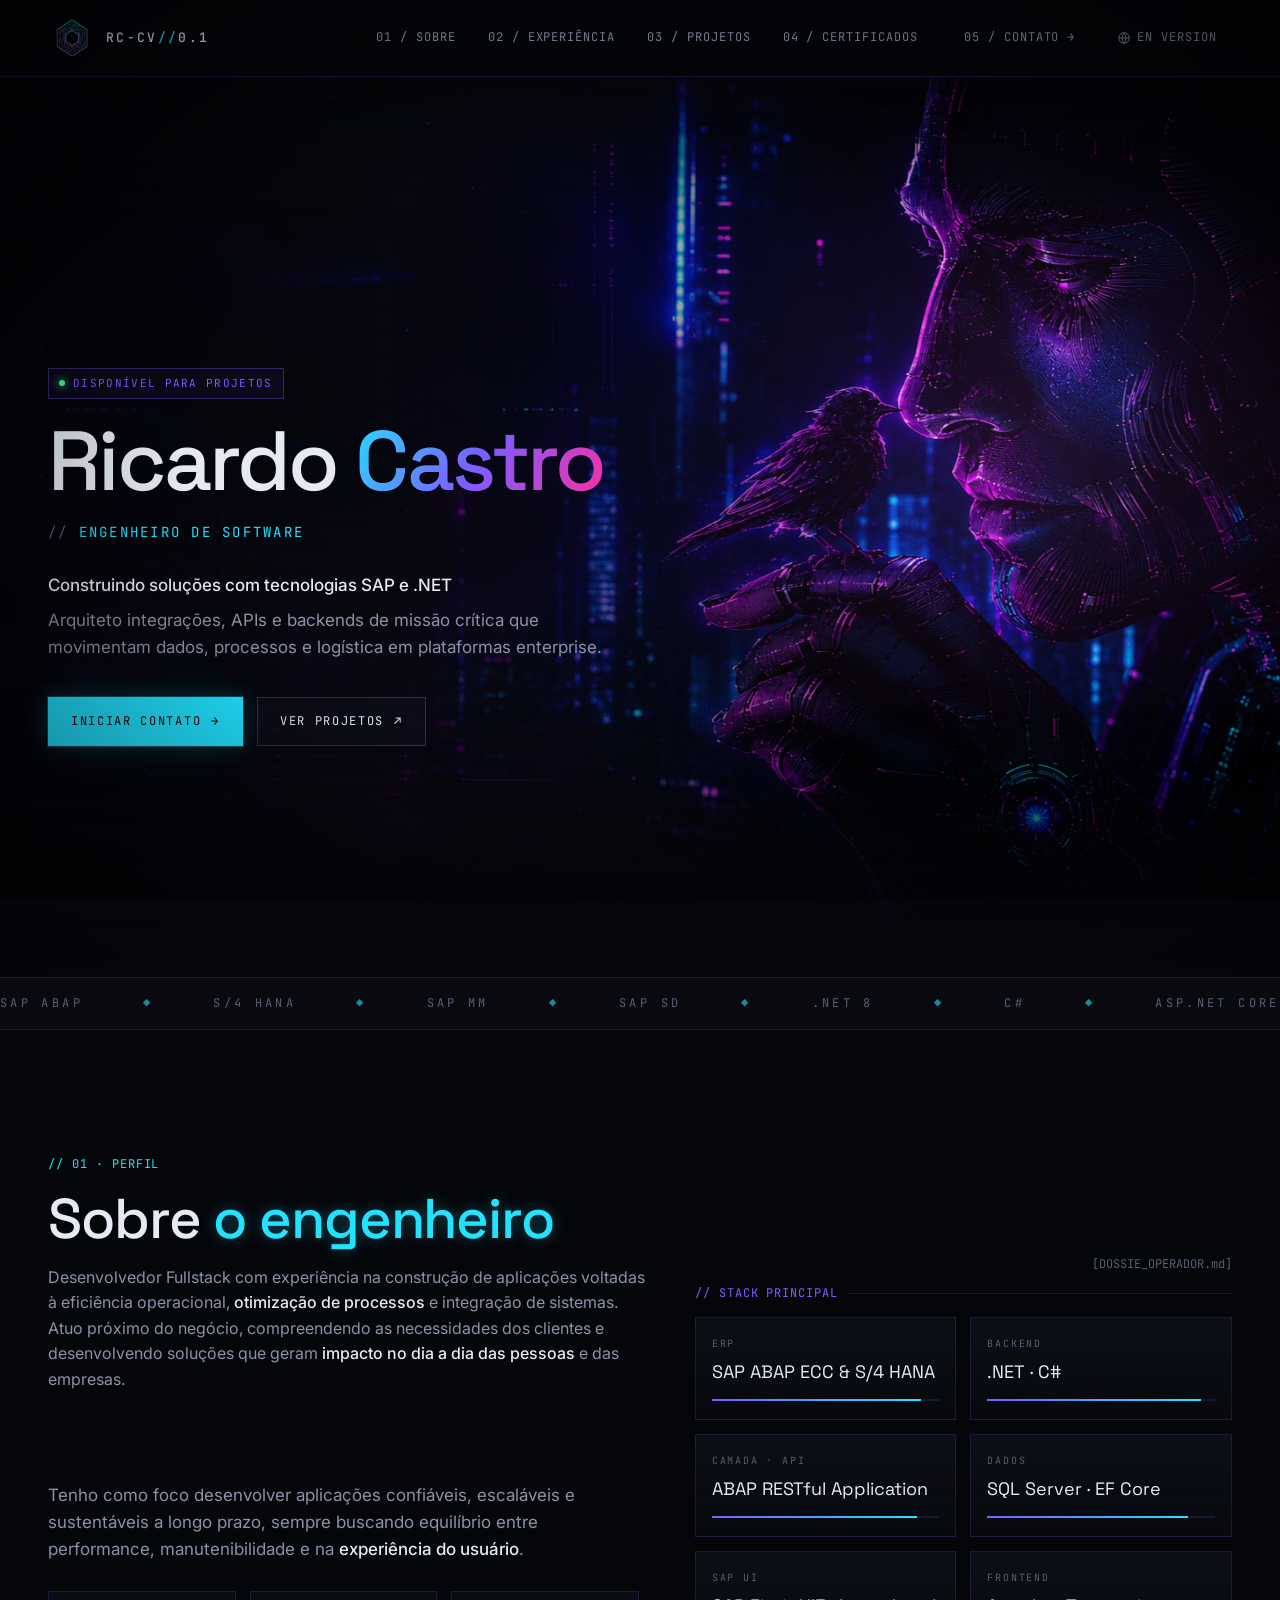
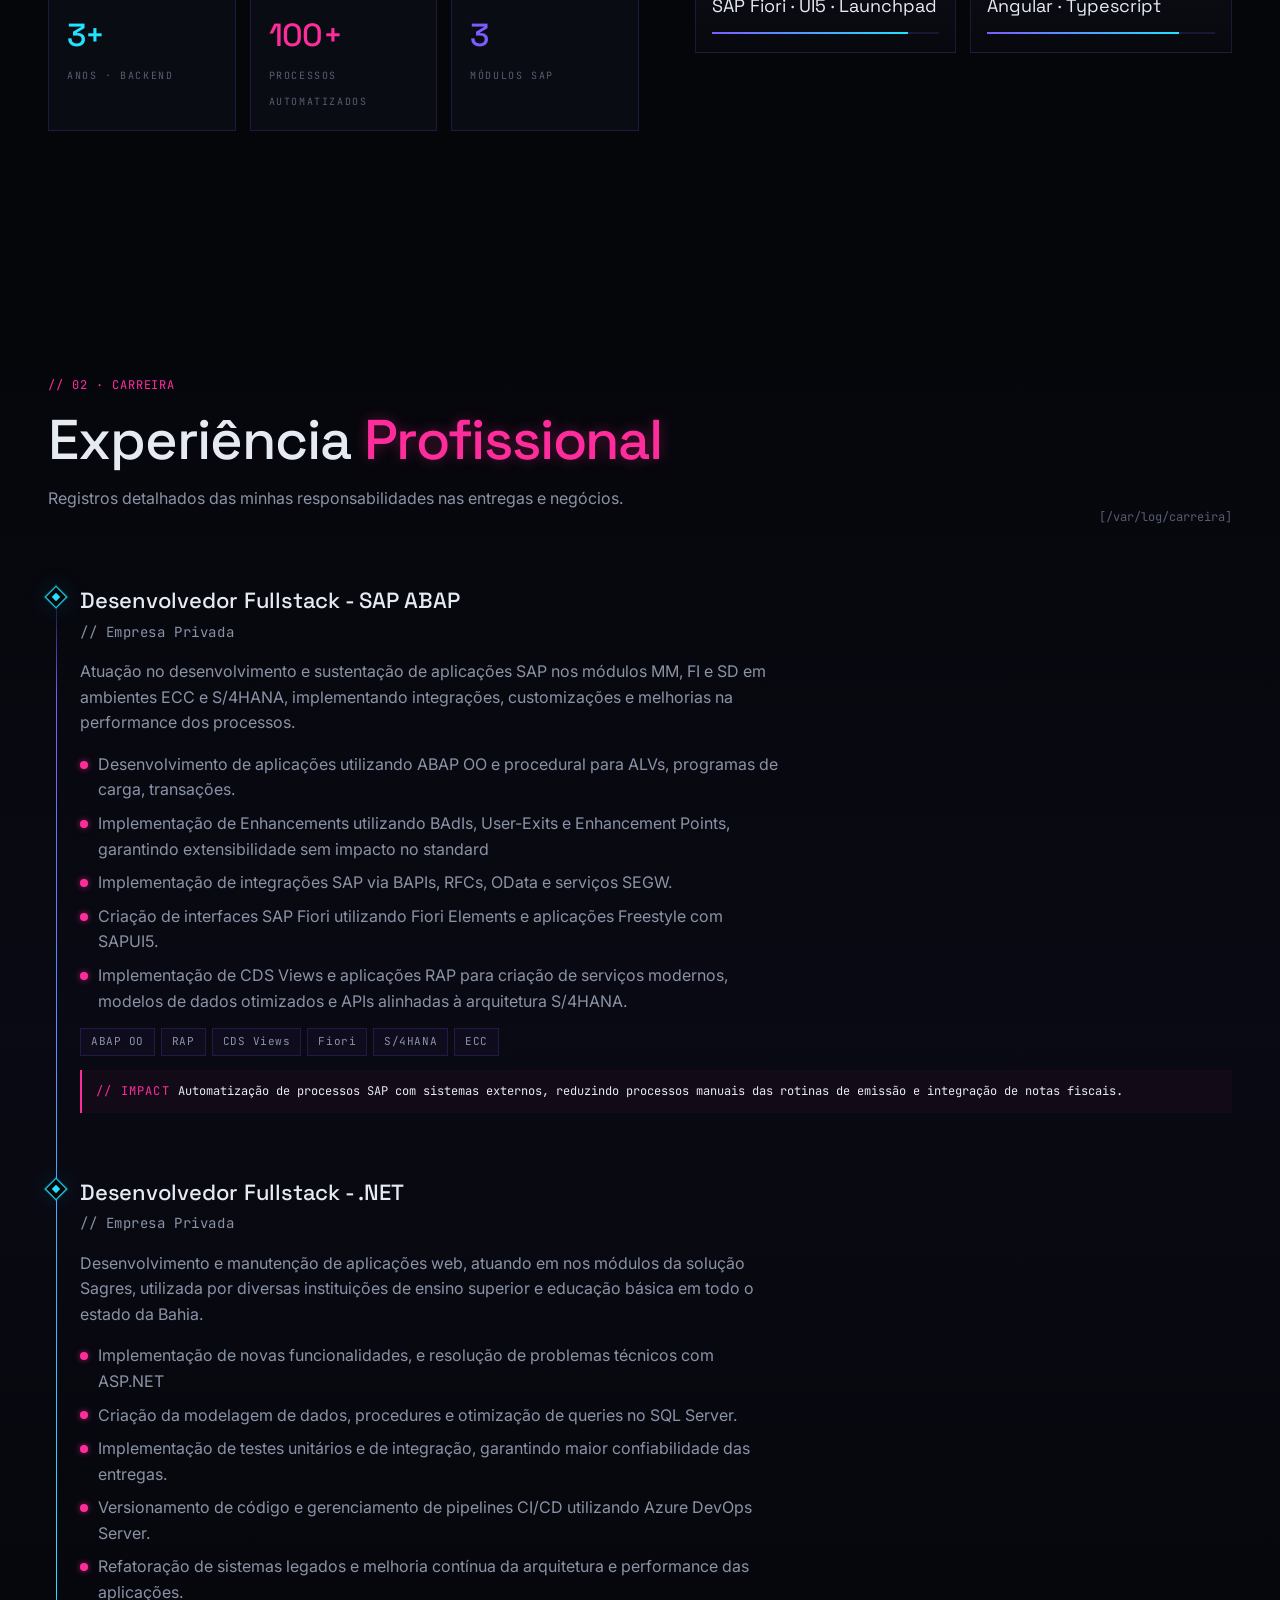
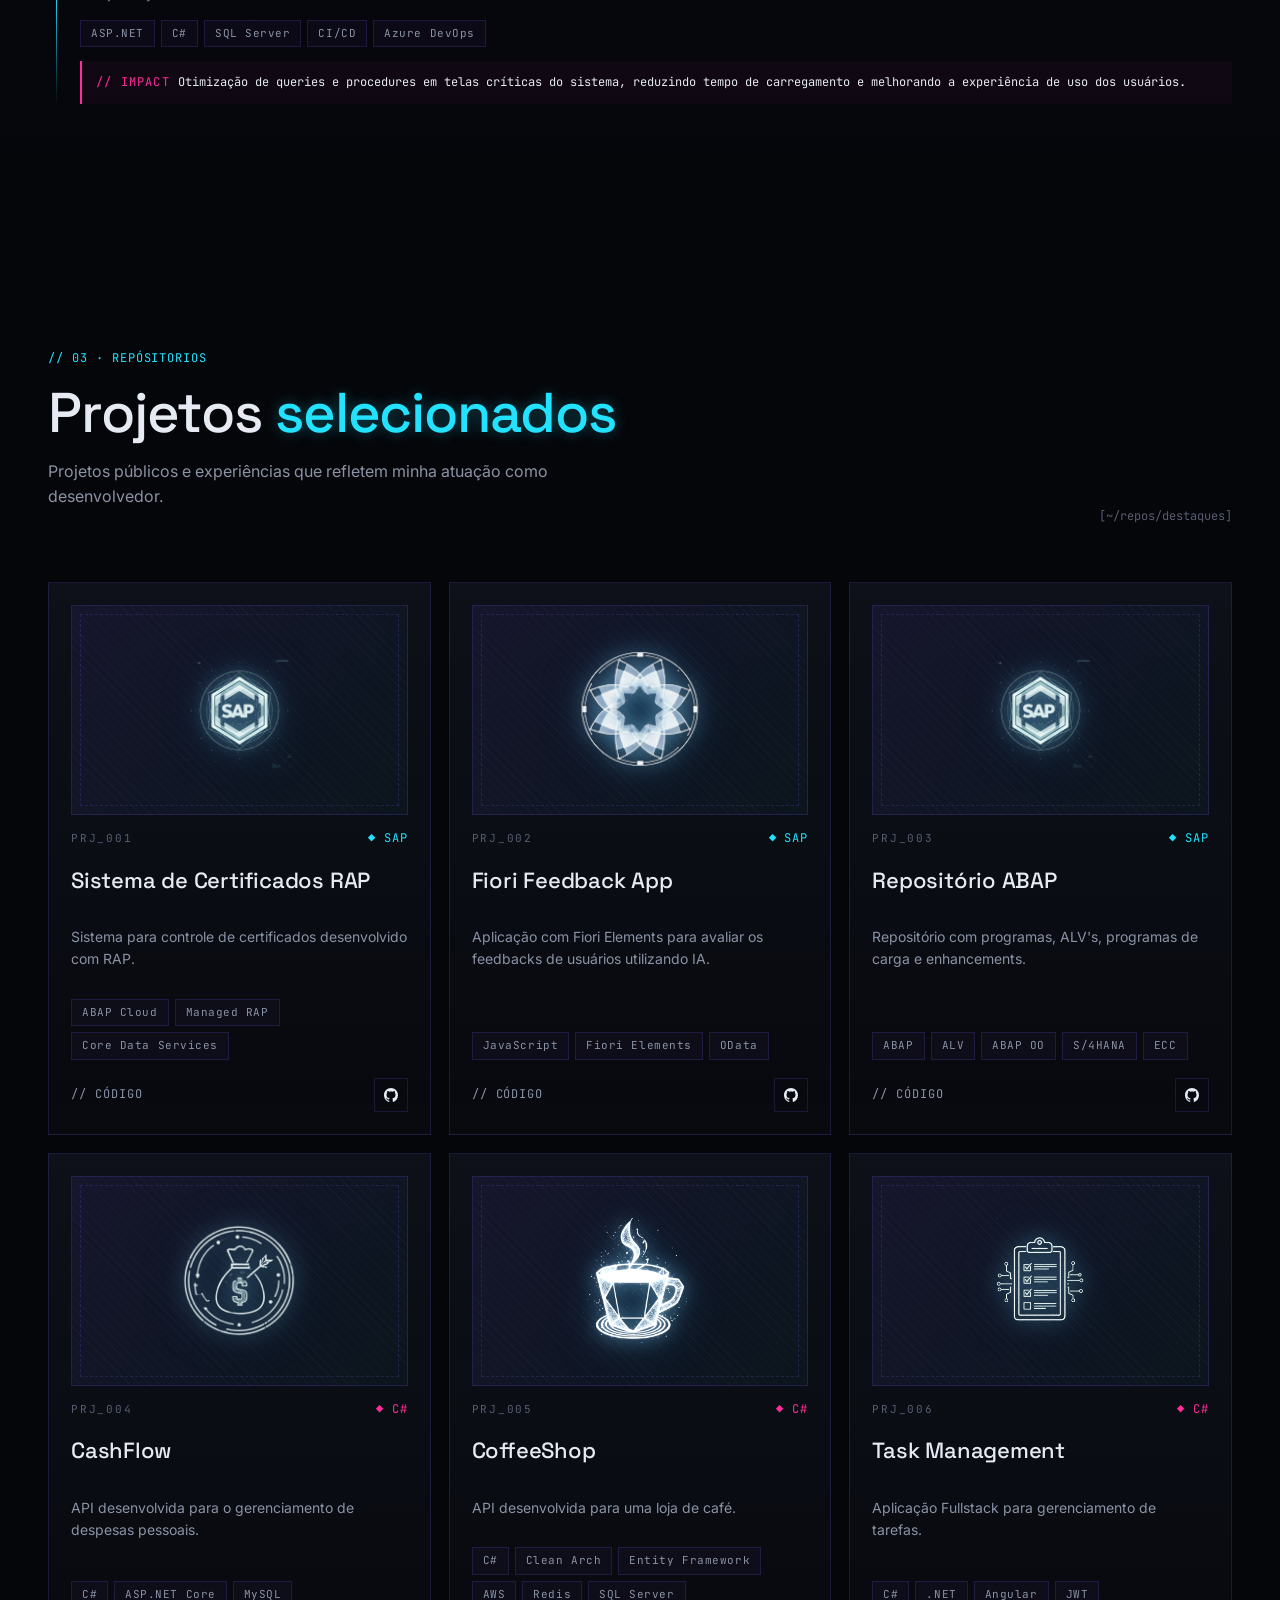
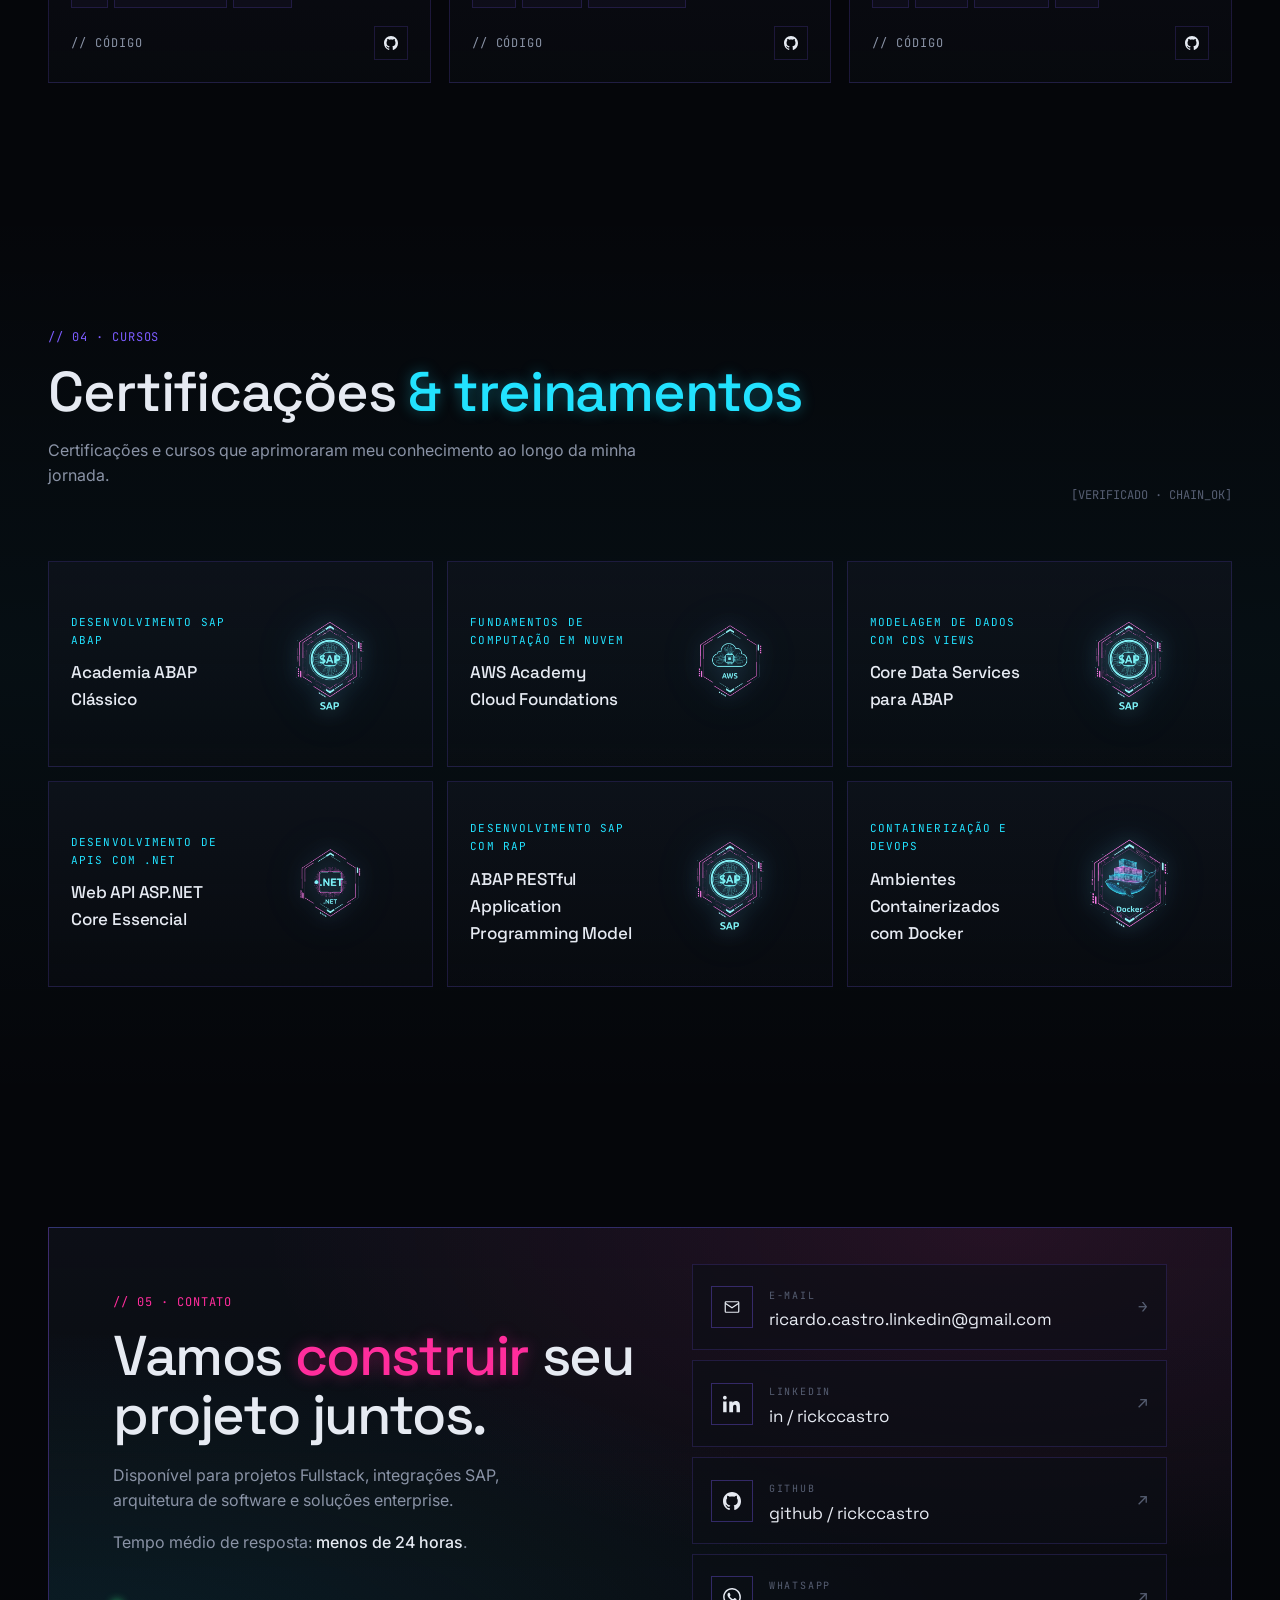
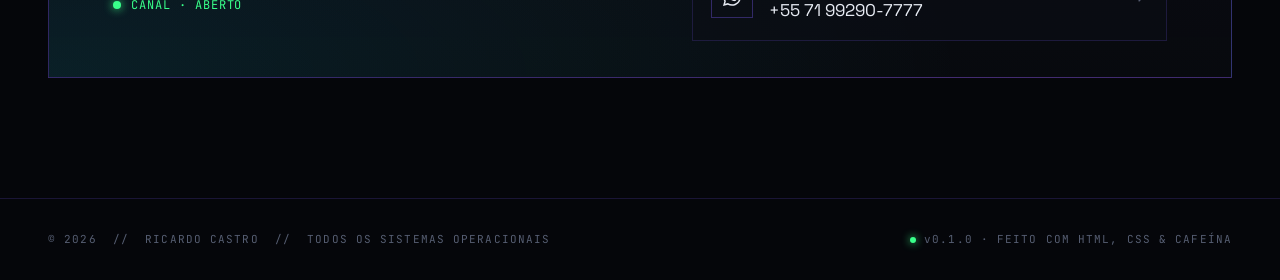
<file: index-pt.html>
<!doctype html>
<html lang="pt-BR">
  <head>
    <meta charset="utf-8" />
    <meta
      name="viewport"
      content="width=device-width, initial-scale=1, viewport-fit=cover"
    />
    <title>Ricardo Castro</title>
    <meta
      name="description"
      content="Engenheiro de Software especializado em sistemas SAP e projetos .NET"
    />
    <meta name="theme-color" content="#05060A" />
    <meta name="color-scheme" content="dark" />
    <link rel="alternate" hreflang="pt-BR" href="index-pt.html" />
    <link rel="alternate" hreflang="en" href="index-en.html" />
    <link rel="alternate" hreflang="x-default" href="index-en.html" />

    <link rel="preconnect" href="https://fonts.googleapis.com" />
    <link rel="preconnect" href="https://fonts.gstatic.com" crossorigin />
    <link rel="preload" as="image" href="assets/hero-bg.png" fetchpriority="high" />
    <link
      href="https://fonts.googleapis.com/css2?family=Space+Grotesk:wght@300;400;500;600;700&family=JetBrains+Mono:wght@300;400;500;600&family=Inter:wght@300;400;500;600&display=swap"
      rel="stylesheet"
    />

    <link rel="stylesheet" href="styles.css" />
  </head>
  <body>
    <!-- ========== BOOT OVERLAY ========== -->
    <div class="boot" id="boot" aria-hidden="true">
      <div class="boot__box">
        <div>
          SYS // INICIALIZANDO TERMINAL
          <span style="color: var(--green)">●</span>
        </div>
        <div class="boot__bar"></div>
        <div class="boot__lines">
          <div><span>OK</span> &nbsp; carregando runtime…</div>
          <div><span>OK</span> &nbsp; montando interface…</div>
          <div><span>OK</span> &nbsp; pronto.</div>
        </div>
      </div>
    </div>

    <!-- ========== NAV ========== -->
    <header class="nav" id="nav">
      <div class="container nav__inner">
        <a href="#top" class="logo" aria-label="Início">
          <span class="logo__mark" aria-hidden="true"></span>
          <span class="logo__text">RC-CV<em>//</em>0.1</span>
        </a>
        <nav class="nav__links" aria-label="Principal">
          <a href="#about">01 / Sobre</a>
          <a href="#experience">02 / Experiência</a>
          <a href="#projects">03 / Projetos</a>
          <a href="#certifications">04 / Certificados</a>
          <a href="#contact" class="nav__cta">05 / Contato →</a>
          <a href="index-en.html" class="nav__lang" aria-label="Switch to English" title="Switch to English">
            <svg viewBox="0 0 24 24" aria-hidden="true"><circle cx="12" cy="12" r="9"/><path d="M3 12h18M12 3a14 14 0 0 1 0 18M12 3a14 14 0 0 0 0 18"/></svg>
            EN Version
          </a>
        </nav>
        <button
          class="nav__burger"
          id="burger"
          aria-label="Menu"
          aria-expanded="false"
        >
          <span></span><span></span><span></span>
        </button>
      </div>
      <div class="container nav__mobile" id="navMobile">
        <a href="#about">01 / Sobre</a>
        <a href="#experience">02 / Experiência</a>
        <a href="#projects">03 / Projetos</a>
        <a href="#certifications">04 / Certificados</a>
        <a href="#contact">05 / Contato</a>
        <a href="index-en.html" class="nav__lang" aria-label="Switch to English">
          <svg viewBox="0 0 24 24" aria-hidden="true"><circle cx="12" cy="12" r="9"/><path d="M3 12h18M12 3a14 14 0 0 1 0 18M12 3a14 14 0 0 0 0 18"/></svg>
          EN Version
        </a>
      </div>
    </header>

    <a id="top"></a>

    <!-- ========== HERO ========== -->
    <section class="hero" aria-label="Introdução">
      <div class="hero__bg" aria-hidden="true">
        <div class="hero__image"></div>
        <div class="hero__tint"></div>
        <div class="hero__overlay"></div>
        <div class="hero__noise"></div>
        <div class="hero__vignette"></div>
        <div class="particles" id="particles"></div>
      </div>
      <div class="container hero__inner">
        <div class="reveal in hero__text">
          <span class="hero__badge"
            ><span class="dot"></span> DISPONÍVEL PARA PROJETOS</span
          >
          <h1>
            <span class="l1">Ricardo</span> <span class="accent">Castro</span>
            <!-- <span class="l2">_</span> -->
          </h1>
          <div class="hero__role">Engenheiro de Software</div>
          <p class="hero__slogan">
            <strong>Construindo soluções com tecnologias SAP e .NET</strong>
            Arquiteto integrações, APIs e backends de missão crítica que
            movimentam dados, processos e logística em plataformas enterprise.
          </p>
          <div class="cta-row">
            <a class="btn btn--primary" href="#contact">
              Iniciar Contato <span class="arrow">→</span>
            </a>
            <a class="btn btn--ghost" href="#projects">
              Ver Projetos <span class="arrow">↗</span>
            </a>
          </div>
        </div>

      </div>
    </section>

    <!-- ========== MARQUEE ========== -->
    <div class="marquee" aria-hidden="true">
      <div class="marquee__track">
        <span>SAP ABAP</span><span>S/4 HANA</span><span>SAP MM</span
        ><span>SAP SD</span><span>.NET 8</span><span>C#</span
        ><span>ASP.NET CORE</span><span>ENTITY FRAMEWORK</span
        ><span>REST · SOAP · OData</span><span>AZURE</span
        ><span>SQL SERVER</span><span>RABBITMQ</span><span>DOCKER</span>
        <span>SAP ABAP</span><span>S/4 HANA</span><span>SAP MM</span
        ><span>SAP SD</span><span>.NET 8</span><span>C#</span
        ><span>ASP.NET CORE</span><span>ENTITY FRAMEWORK</span
        ><span>REST · SOAP · OData</span><span>AZURE</span
        ><span>SQL SERVER</span><span>RABBITMQ</span><span>DOCKER</span>
      </div>
    </div>

    <!-- ========== ABOUT ========== -->
    <section id="about" aria-labelledby="about-h">
      <div class="container">
        <div class="section-head reveal">
          <div>
            <span class="mono cyan">// 01 · Perfil</span>
            <h2 class="section-title" id="about-h">
              Sobre <span class="gl">o engenheiro</span>
            </h2>
            <p class="section-sub">
              Desenvolvedor Fullstack com experiência na construção de
              aplicações voltadas à eficiência operacional,
              <strong style="color: var(--ink); font-weight: 500"
                >otimização de processos</strong
              >
              e integração de sistemas. Atuo próximo do negócio, compreendendo
              as necessidades dos clientes e desenvolvendo soluções que geram
              <strong style="color: var(--ink); font-weight: 500"
                >impacto no dia a dia das pessoas</strong
              >
              e das empresas.
            </p>
          </div>
        </div>

        <div class="about__grid">
          <div class="reveal">
            <div class="about">
              <p>
                Tenho como foco desenvolver aplicações confiáveis, escaláveis e
                sustentáveis a longo prazo, sempre buscando equilíbrio entre
                performance, manutenibilidade e na
                <strong>experiência do usuário</strong>.
              </p>
            </div>
            <div class="metrics" role="list">
              <div class="metric" role="listitem">
                <b>3+</b><span>ANOS · BACKEND</span>
              </div>
              <div class="metric" role="listitem">
                <b>100+</b><span>PROCESSOS AUTOMATIZADOS</span>
              </div>
              <div class="metric" role="listitem">
                <b>3</b><span>MÓDULOS SAP</span>
              </div>
            </div>
          </div>

          <div class="reveal stack-lift" style="transition-delay: 0.1s">
            <div class="id">[DOSSIE_OPERADOR.md]</div>
            <div
              style="
                display: flex;
                align-items: center;
                gap: 10px;
                margin-bottom: 14px;
              "
            >
              <span class="mono violet">// STACK PRINCIPAL</span>
              <span
                style="flex: 1; height: 1px; background: var(--line)"
              ></span>
            </div>
            <div class="stack">
              <div class="stack__item">
                <div class="stack__cat">ERP</div>
                <div class="stack__name">SAP ABAP ECC & S/4 HANA</div>
                <div class="stack__bar" style="--lvl: 92%"></div>
              </div>
              <div class="stack__item">
                <div class="stack__cat">Backend</div>
                <div class="stack__name">.NET · C#</div>
                <div class="stack__bar" style="--lvl: 94%"></div>
              </div>
              <div class="stack__item">
                <div class="stack__cat">CAMADA · API</div>
                <div class="stack__name">ABAP RESTful Application</div>
                <div class="stack__bar" style="--lvl: 90%"></div>
              </div>
              <div class="stack__item">
                <div class="stack__cat">DADOS</div>
                <div class="stack__name">SQL Server · EF Core</div>
                <div class="stack__bar" style="--lvl: 88%"></div>
              </div>
              <div class="stack__item">
                <div class="stack__cat">SAP UI</div>
                <div class="stack__name">SAP Fiori · UI5 · Launchpad</div>
                <div class="stack__bar" style="--lvl: 86%"></div>
              </div>
              <div class="stack__item">
                <div class="stack__cat">Frontend</div>
                <div class="stack__name">Angular · Typescript</div>
                <div class="stack__bar" style="--lvl: 84%"></div>
              </div>
            </div>
          </div>
        </div>
      </div>
    </section>

    <!-- ========== EXPERIENCE ========== -->
    <section
      id="experience"
      aria-labelledby="exp-h"
      style="
        background: linear-gradient(
          180deg,
          rgba(11, 14, 20, 0),
          rgba(124, 92, 255, 0.04),
          rgba(11, 14, 20, 0)
        );
      "
    >
      <div class="container">
        <div class="section-head reveal">
          <div>
            <span class="mono mag">// 02 · Carreira</span>
            <h2 class="section-title" id="exp-h">
              Experiência <span class="gm">Profissional</span>
            </h2>
            <p class="section-sub">
              Registros detalhados das minhas responsabilidades nas entregas e
              negócios.
            </p>
          </div>
          <div class="id">[/var/log/carreira]</div>
        </div>

        <div class="timeline">
          <article class="tl-item reveal">
          <!--  <div class="tl-meta">· Presencial</div> -->
            <h3 class="tl-title">Desenvolvedor Fullstack - SAP ABAP</h3>
            <div class="tl-company">// Empresa Privada</div>

            <div class="tl-body">
              <p>
                Atuação no desenvolvimento e sustentação de aplicações SAP nos
                módulos MM, FI e SD em ambientes ECC e S/4HANA, implementando
                integrações, customizações e melhorias na performance dos
                processos.
              </p>

              <ul>
                <li>
                  Desenvolvimento de aplicações utilizando ABAP OO e procedural
                  para ALVs, programas de carga, transações.
                </li>
                <li>
                  Implementação de Enhancements utilizando BAdIs, User-Exits e
                  Enhancement Points, garantindo extensibilidade sem impacto no
                  standard
                </li>

                <li>
                  Implementação de integrações SAP via BAPIs, RFCs, OData e
                  serviços SEGW.
                </li>

                <li>
                  Criação de interfaces SAP Fiori utilizando Fiori Elements e
                  aplicações Freestyle com SAPUI5.
                </li>

                <li>
                  Implementação de CDS Views e aplicações RAP para criação de
                  serviços modernos, modelos de dados otimizados e APIs
                  alinhadas à arquitetura S/4HANA.
                </li>
              </ul>
            </div>

            <div class="tags">
              <span class="tag">ABAP OO</span>
              <span class="tag">RAP</span>
              <span class="tag">CDS Views</span>
              <span class="tag">Fiori</span>
              <span class="tag">S/4HANA</span>
              <span class="tag">ECC</span>
            </div>

            <div class="tl-impact">
              Automatização de processos SAP com sistemas externos, reduzindo
              processos manuais das rotinas de emissão e integração de notas
              fiscais.
            </div>
          </article>

          <article class="tl-item reveal">
           <!-- <div class="tl-meta">· Híbrido</div>  --> 
            <h3 class="tl-title">Desenvolvedor Fullstack - .NET</h3>
            <div class="tl-company">// Empresa Privada</div>

            <div class="tl-body">
              <p>
                Desenvolvimento e manutenção de aplicações web, atuando em
                nos módulos da solução Sagres, utilizada por diversas instituições
                de ensino superior e educação básica em todo o estado da Bahia.
              </p>

              <ul>
                <li> Implementação de novas funcionalidades, e resolução de problemas técnicos com ASP.NET</li>

                <li>
                  Criação da modelagem de dados, procedures e otimização de
                  queries no SQL Server.
                </li>

                <li>
                  Implementação de testes unitários e de integração, garantindo
                  maior confiabilidade das entregas.
                </li>

                <li>
                  Versionamento de código e gerenciamento de pipelines CI/CD
                  utilizando Azure DevOps Server.
                </li>

                <li>
                  Refatoração de sistemas legados e melhoria contínua da
                  arquitetura e performance das aplicações.
                </li>
              </ul>
            </div>

            <div class="tags">
              <span class="tag">ASP.NET</span>
              <span class="tag">C#</span>
              <span class="tag">SQL Server</span>
              <span class="tag">CI/CD</span>
              <span class="tag">Azure DevOps</span>
            </div>

            <div class="tl-impact">
              Otimização de queries e procedures em telas críticas do sistema,
              reduzindo tempo de carregamento e melhorando a experiência de uso
              dos usuários.
            </div>
          </article>
        </div>
      </div>
    </section>

    <!-- ========== PROJECTS ========== -->
    <section id="projects" aria-labelledby="proj-h">
      <div class="container">
        <div class="section-head reveal">
          <div>
            <span class="mono cyan">// 03 · Repósitorios</span>
            <h2 class="section-title" id="proj-h">
              Projetos <span class="gl">selecionados</span>
            </h2>
            <p class="section-sub">
              Projetos públicos e experiências que refletem minha atuação como desenvolvedor.
            </p>
          </div>
          <div class="id">[~/repos/destaques]</div>
        </div>

        <div class="projects__grid">
          <article class="card reveal">
            <div class="card__preview">
              <img
                class="card__preview-img"
                src="assets/sap-icon.png"
                alt=""
                width="1024"
                height="1024"
                loading="lazy"
                decoding="async"
              />
            </div>
            <div
              style="
                display: flex;
                align-items: center;
                justify-content: space-between;
              "
            >
              <span class="card__no">PRJ_001</span>
              <span class="mono cyan">◆ SAP</span>
            </div>
            <h3 class="card__title">Sistema de Certificados RAP</h3>
            <p class="card__body">
              Sistema para controle de certificados desenvolvido com RAP.
            </p>
            <div class="tags">
              <span class="tag">ABAP Cloud</span
              ><span class="tag">Managed RAP</span
              ><span class="tag">Core Data Services</span>
            </div>
            <div class="card__foot">
              <span class="mono">// código</span>
              <div class="card__links">
                <a class="iconlink" href="#" aria-label="GitHub" rel="noopener">
                  <svg
                    viewBox="0 0 24 24"
                    fill="currentColor"
                    aria-hidden="true"
                  >
                    <path
                      d="M12 0C5.37 0 0 5.5 0 12.27c0 5.42 3.44 10.02 8.21 11.65.6.12.82-.27.82-.6 0-.29-.01-1.07-.02-2.1-3.34.74-4.05-1.63-4.05-1.63-.54-1.4-1.34-1.78-1.34-1.78-1.09-.77.08-.75.08-.75 1.21.09 1.85 1.27 1.85 1.27 1.08 1.88 2.82 1.34 3.51 1.02.11-.8.42-1.34.76-1.65-2.67-.31-5.47-1.36-5.47-6.06 0-1.34.47-2.43 1.24-3.29-.12-.31-.54-1.56.12-3.26 0 0 1.01-.33 3.3 1.26.96-.27 1.99-.4 3.01-.41 1.02.01 2.05.14 3.01.41 2.29-1.59 3.3-1.26 3.3-1.26.66 1.7.24 2.95.12 3.26.77.86 1.24 1.95 1.24 3.29 0 4.71-2.81 5.75-5.48 6.05.43.38.81 1.12.81 2.26 0 1.63-.01 2.94-.01 3.34 0 .33.22.72.83.6C20.56 22.29 24 17.69 24 12.27 24 5.5 18.63 0 12 0z"
                    />
                  </svg>
                </a>
              </div>
            </div>
          </article>

          <article class="card reveal" style="transition-delay: 0.05s">
            <div class="card__preview">
              <img
                class="card__preview-img"
                src="assets/fiori-icon.png"
                alt=""
                width="141"
                height="121"
                loading="lazy"
                decoding="async"
              />
            </div>
            <div
              style="
                display: flex;
                align-items: center;
                justify-content: space-between;
              "
            >
              <span class="card__no">PRJ_002</span>
              <span class="mono cyan">◆ SAP</span>
            </div>
            <h3 class="card__title">Fiori Feedback App</h3>
            <p class="card__body">
              Aplicação com Fiori Elements para avaliar os feedbacks de usuários
              utilizando IA.
            </p>
            <div class="tags">
              <span class="tag">JavaScript</span
              ><span class="tag">Fiori Elements</span
              ><span class="tag">OData</span>
            </div>
            <div class="card__foot">
              <span class="mono">// código</span>
              <div class="card__links">
                <a class="iconlink" href="#" aria-label="GitHub" rel="noopener">
                  <svg
                    viewBox="0 0 24 24"
                    fill="currentColor"
                    aria-hidden="true"
                  >
                    <path
                      d="M12 0C5.37 0 0 5.5 0 12.27c0 5.42 3.44 10.02 8.21 11.65.6.12.82-.27.82-.6 0-.29-.01-1.07-.02-2.1-3.34.74-4.05-1.63-4.05-1.63-.54-1.4-1.34-1.78-1.34-1.78-1.09-.77.08-.75.08-.75 1.21.09 1.85 1.27 1.85 1.27 1.08 1.88 2.82 1.34 3.51 1.02.11-.8.42-1.34.76-1.65-2.67-.31-5.47-1.36-5.47-6.06 0-1.34.47-2.43 1.24-3.29-.12-.31-.54-1.56.12-3.26 0 0 1.01-.33 3.3 1.26.96-.27 1.99-.4 3.01-.41 1.02.01 2.05.14 3.01.41 2.29-1.59 3.3-1.26 3.3-1.26.66 1.7.24 2.95.12 3.26.77.86 1.24 1.95 1.24 3.29 0 4.71-2.81 5.75-5.48 6.05.43.38.81 1.12.81 2.26 0 1.63-.01 2.94-.01 3.34 0 .33.22.72.83.6C20.56 22.29 24 17.69 24 12.27 24 5.5 18.63 0 12 0z"
                    />
                  </svg>
                </a>
              </div>
            </div>
          </article>

          <article class="card reveal" style="transition-delay: 0.1s">
            <div class="card__preview">
              <img
                class="card__preview-img"
                src="assets/sap-icon.png"
                alt=""
                width="1024"
                height="1024"
                loading="lazy"
                decoding="async"
              />
            </div>
            <div
              style="
                display: flex;
                align-items: center;
                justify-content: space-between;
              "
            >
              <span class="card__no">PRJ_003</span>
              <span class="mono cyan">◆ SAP</span>
            </div>
            <h3 class="card__title">Repositório ABAP</h3>
            <p class="card__body">
              Repositório com programas, ALV's, programas de carga e
              enhancements.
            </p>
            <div class="tags">
              <span class="tag">ABAP</span><span class="tag">ALV</span
              ><span class="tag">ABAP OO</span><span class="tag">S/4HANA</span
              ><span class="tag">ECC</span>
            </div>
            <div class="card__foot">
              <span class="mono">// código</span>
              <div class="card__links">
                <a class="iconlink" href="#" aria-label="GitHub" rel="noopener">
                  <svg
                    viewBox="0 0 24 24"
                    fill="currentColor"
                    aria-hidden="true"
                  >
                    <path
                      d="M12 0C5.37 0 0 5.5 0 12.27c0 5.42 3.44 10.02 8.21 11.65.6.12.82-.27.82-.6 0-.29-.01-1.07-.02-2.1-3.34.74-4.05-1.63-4.05-1.63-.54-1.4-1.34-1.78-1.34-1.78-1.09-.77.08-.75.08-.75 1.21.09 1.85 1.27 1.85 1.27 1.08 1.88 2.82 1.34 3.51 1.02.11-.8.42-1.34.76-1.65-2.67-.31-5.47-1.36-5.47-6.06 0-1.34.47-2.43 1.24-3.29-.12-.31-.54-1.56.12-3.26 0 0 1.01-.33 3.3 1.26.96-.27 1.99-.4 3.01-.41 1.02.01 2.05.14 3.01.41 2.29-1.59 3.3-1.26 3.3-1.26.66 1.7.24 2.95.12 3.26.77.86 1.24 1.95 1.24 3.29 0 4.71-2.81 5.75-5.48 6.05.43.38.81 1.12.81 2.26 0 1.63-.01 2.94-.01 3.34 0 .33.22.72.83.6C20.56 22.29 24 17.69 24 12.27 24 5.5 18.63 0 12 0z"
                    />
                  </svg>
                </a>
              </div>
            </div>
          </article>

          <article class="card reveal">
            <div class="card__preview">
              <img
                class="card__preview-img"
                src="assets/money-icon.png"
                alt=""
                width="1024"
                height="1024"
                loading="lazy"
                decoding="async"
              />
            </div>
            <div
              style="
                display: flex;
                align-items: center;
                justify-content: space-between;
              "
            >
              <span class="card__no">PRJ_004</span>
              <span class="mono mag">◆ C#</span>
            </div>
            <h3 class="card__title">CashFlow</h3>
            <p class="card__body">
              API desenvolvida para o gerenciamento de despesas pessoais.
            </p>
            <div class="tags">
              <span class="tag">C#</span><span class="tag">ASP.NET Core</span
              ><span class="tag">MySQL</span>
            </div>
            <div class="card__foot">
              <span class="mono">// código</span>
              <div class="card__links">
                <a class="iconlink" href="#" aria-label="GitHub" rel="noopener">
                  <svg
                    viewBox="0 0 24 24"
                    fill="currentColor"
                    aria-hidden="true"
                  >
                    <path
                      d="M12 0C5.37 0 0 5.5 0 12.27c0 5.42 3.44 10.02 8.21 11.65.6.12.82-.27.82-.6 0-.29-.01-1.07-.02-2.1-3.34.74-4.05-1.63-4.05-1.63-.54-1.4-1.34-1.78-1.34-1.78-1.09-.77.08-.75.08-.75 1.21.09 1.85 1.27 1.85 1.27 1.08 1.88 2.82 1.34 3.51 1.02.11-.8.42-1.34.76-1.65-2.67-.31-5.47-1.36-5.47-6.06 0-1.34.47-2.43 1.24-3.29-.12-.31-.54-1.56.12-3.26 0 0 1.01-.33 3.3 1.26.96-.27 1.99-.4 3.01-.41 1.02.01 2.05.14 3.01.41 2.29-1.59 3.3-1.26 3.3-1.26.66 1.7.24 2.95.12 3.26.77.86 1.24 1.95 1.24 3.29 0 4.71-2.81 5.75-5.48 6.05.43.38.81 1.12.81 2.26 0 1.63-.01 2.94-.01 3.34 0 .33.22.72.83.6C20.56 22.29 24 17.69 24 12.27 24 5.5 18.63 0 12 0z"
                    />
                  </svg>
                </a>
              </div>
            </div>
          </article>

          <article class="card reveal" style="transition-delay: 0.05s">
            <div class="card__preview">
              <img
                class="card__preview-img"
                src="assets/coffee-icon.png"
                alt=""
                width="860"
                height="860"
                loading="lazy"
                decoding="async"
              />
            </div>
            <div
              style="
                display: flex;
                align-items: center;
                justify-content: space-between;
              "
            >
              <span class="card__no">PRJ_005</span>
              <span class="mono mag">◆ C#</span>
            </div>
            <h3 class="card__title">CoffeeShop</h3>
            <p class="card__body">API desenvolvida para uma loja de café.</p>
            <div class="tags">
              <span class="tag">C#</span><span class="tag">Clean Arch</span
              ><span class="tag">Entity Framework</span
              ><span class="tag">AWS</span><span class="tag">Redis</span
              ><span class="tag">SQL Server</span>
            </div>
            <div class="card__foot">
              <span class="mono">// código</span>
              <div class="card__links">
                <a class="iconlink" href="#" aria-label="GitHub" rel="noopener">
                  <svg
                    viewBox="0 0 24 24"
                    fill="currentColor"
                    aria-hidden="true"
                  >
                    <path
                      d="M12 0C5.37 0 0 5.5 0 12.27c0 5.42 3.44 10.02 8.21 11.65.6.12.82-.27.82-.6 0-.29-.01-1.07-.02-2.1-3.34.74-4.05-1.63-4.05-1.63-.54-1.4-1.34-1.78-1.34-1.78-1.09-.77.08-.75.08-.75 1.21.09 1.85 1.27 1.85 1.27 1.08 1.88 2.82 1.34 3.51 1.02.11-.8.42-1.34.76-1.65-2.67-.31-5.47-1.36-5.47-6.06 0-1.34.47-2.43 1.24-3.29-.12-.31-.54-1.56.12-3.26 0 0 1.01-.33 3.3 1.26.96-.27 1.99-.4 3.01-.41 1.02.01 2.05.14 3.01.41 2.29-1.59 3.3-1.26 3.3-1.26.66 1.7.24 2.95.12 3.26.77.86 1.24 1.95 1.24 3.29 0 4.71-2.81 5.75-5.48 6.05.43.38.81 1.12.81 2.26 0 1.63-.01 2.94-.01 3.34 0 .33.22.72.83.6C20.56 22.29 24 17.69 24 12.27 24 5.5 18.63 0 12 0z"
                    />
                  </svg>
                </a>
              </div>
            </div>
          </article>

          <article class="card reveal" style="transition-delay: 0.1s">
            <div class="card__preview">
              <img
                class="card__preview-img"
                src="assets/task-icon.png"
                alt=""
                width="1056"
                height="992"
                loading="lazy"
                decoding="async"
              />
            </div>
            <div
              style="
                display: flex;
                align-items: center;
                justify-content: space-between;
              "
            >
              <span class="card__no">PRJ_006</span>
              <span class="mono mag">◆ C#</span>
            </div>
            <h3 class="card__title">Task Management</h3>
            <p class="card__body">
              Aplicação Fullstack para gerenciamento de tarefas.
            </p>
            <div class="tags">
              <span class="tag">C#</span><span class="tag">.NET</span
              ><span class="tag">Angular</span><span class="tag">JWT</span>
            </div>
            <div class="card__foot">
              <span class="mono">// código</span>
              <div class="card__links">
                <a class="iconlink" href="#" aria-label="GitHub" rel="noopener">
                  <svg
                    viewBox="0 0 24 24"
                    fill="currentColor"
                    aria-hidden="true"
                  >
                    <path
                      d="M12 0C5.37 0 0 5.5 0 12.27c0 5.42 3.44 10.02 8.21 11.65.6.12.82-.27.82-.6 0-.29-.01-1.07-.02-2.1-3.34.74-4.05-1.63-4.05-1.63-.54-1.4-1.34-1.78-1.34-1.78-1.09-.77.08-.75.08-.75 1.21.09 1.85 1.27 1.85 1.27 1.08 1.88 2.82 1.34 3.51 1.02.11-.8.42-1.34.76-1.65-2.67-.31-5.47-1.36-5.47-6.06 0-1.34.47-2.43 1.24-3.29-.12-.31-.54-1.56.12-3.26 0 0 1.01-.33 3.3 1.26.96-.27 1.99-.4 3.01-.41 1.02.01 2.05.14 3.01.41 2.29-1.59 3.3-1.26 3.3-1.26.66 1.7.24 2.95.12 3.26.77.86 1.24 1.95 1.24 3.29 0 4.71-2.81 5.75-5.48 6.05.43.38.81 1.12.81 2.26 0 1.63-.01 2.94-.01 3.34 0 .33.22.72.83.6C20.56 22.29 24 17.69 24 12.27 24 5.5 18.63 0 12 0z"
                    />
                  </svg>
                </a>
              </div>
            </div>
          </article>
        </div>
      </div>
    </section>

    <!-- ========== CERTIFICATIONS ========== -->
    <section
      id="certifications"
      aria-labelledby="cert-h"
      style="
        background: linear-gradient(
          180deg,
          rgba(11, 14, 20, 0),
          rgba(34, 226, 255, 0.04),
          rgba(11, 14, 20, 0)
        );
      "
    >
      <div class="container">
        <div class="section-head reveal">
          <div>
            <span class="mono violet">// 04 · Cursos</span>
            <h2 class="section-title" id="cert-h">
              Certificações <span class="gl">&amp; treinamentos</span>
            </h2>
            <p class="section-sub">
              Certificações e cursos que aprimoraram meu conhecimento ao longo
              da minha jornada.
            </p>
          </div>
          <div class="id">[VERIFICADO · CHAIN_OK]</div>
        </div>

        <div class="certs__grid">
          <div class="cert reveal">
            <div class="cert__seal cert__seal--img" aria-hidden="true">
              <img
                src="assets/cert-sap.png"
                alt=""
                width="1184"
                height="864"
                loading="lazy"
                decoding="async"
              />
            </div>
            <div class="cert__issuer">Desenvolvimento SAP ABAP</div>
            <h3 class="cert__title">Academia ABAP Clássico</h3>
          </div>

          <div class="cert reveal" style="transition-delay: 0.05s">
            <div class="cert__seal cert__seal--img" aria-hidden="true">
              <img
                src="assets/cert-aws.png"
                alt=""
                width="1184"
                height="864"
                loading="lazy"
                decoding="async"
              />
            </div>
            <div class="cert__issuer">Fundamentos de Computação em Nuvem</div>
            <h3 class="cert__title">AWS Academy Cloud Foundations</h3>
          </div>

          <div class="cert reveal" style="transition-delay: 0.1s">
            <div class="cert__seal cert__seal--img" aria-hidden="true">
              <img
                src="assets/cert-sap.png"
                alt=""
                width="1184"
                height="864"
                loading="lazy"
                decoding="async"
              />
            </div>
            <div class="cert__issuer">Modelagem de Dados com CDS Views</div>
            <h3 class="cert__title">Core Data Services para ABAP</h3>
          </div>

          <div class="cert reveal">
            <div class="cert__seal cert__seal--img" aria-hidden="true">
              <img
                src="assets/cert-net.png"
                alt=""
                width="1184"
                height="864"
                loading="lazy"
                decoding="async"
              />
            </div>
            <div class="cert__issuer">Desenvolvimento de APIs com .NET</div>
            <h3 class="cert__title">Web API ASP.NET Core Essencial</h3>
          </div>

          <div class="cert reveal" style="transition-delay: 0.05s">
            <div class="cert__seal cert__seal--img" aria-hidden="true">
              <img
                src="assets/cert-sap.png"
                alt=""
                width="1184"
                height="864"
                loading="lazy"
                decoding="async"
              />
            </div>
            <div class="cert__issuer">Desenvolvimento SAP com RAP</div>
            <h3 class="cert__title">
              ABAP RESTful Application Programming Model
            </h3>
          </div>

          <div class="cert reveal" style="transition-delay: 0.1s">
            <div class="cert__seal cert__seal--img" aria-hidden="true">
              <img
                src="assets/cert-docker.png"
                alt=""
                width="1184"
                height="864"
                loading="lazy"
                decoding="async"
              />
            </div>
            <div class="cert__issuer">Containerização e DevOps</div>
            <h3 class="cert__title">Ambientes Containerizados com Docker</h3>
          </div>
        </div>
      </div>
    </section>

    <!-- ========== CONTACT ========== -->
    <section id="contact" class="contact" aria-labelledby="cnt-h">
      <div class="container reveal">
        <div class="contact__wrap">
          <span class="corner-tl"></span><span class="corner-br"></span>
          <div class="contact__grid">
            <div>
              <span class="mono mag">// 05 · Contato</span>
              <h2 id="cnt-h" style="margin-top: 14px">
                Vamos <span class="accent">construir</span> seu projeto juntos.
              </h2>
              <p
                style="color: var(--ink-dim); max-width: 46ch; margin-top: 18px"
              >
                Disponível para projetos Fullstack, integrações SAP, arquitetura
                de software e soluções enterprise.
              </p>
              <p
                style="color: var(--ink-dim); max-width: 46ch; margin-top: 8px"
              >
                Tempo médio de resposta:
                <strong style="color: var(--ink); font-weight: 500"
                  >menos de 24 horas</strong
                >.
              </p>
              <div
                style="
                  margin-top: 24px;
                  display: inline-flex;
                  align-items: center;
                  gap: 10px;
                "
              >
                <span
                  style="
                    width: 8px;
                    height: 8px;
                    border-radius: 50%;
                    background: var(--green);
                    box-shadow: 0 0 10px var(--green);
                  "
                ></span>
                <span class="mono green">CANAL · ABERTO</span>
              </div>
            </div>

            <div class="channels" role="list">
              <a
                class="channel"
                href="mailto:ricardo.castro.linkedin@gmail.com"
                role="listitem"
              >
                <span class="channel__icon" aria-hidden="true">
                  <svg
                    viewBox="0 0 24 24"
                    fill="none"
                    stroke="currentColor"
                    stroke-width="1.6"
                  >
                    <rect x="3" y="5" width="18" height="14" rx="1" />
                    <path d="M3 7l9 6 9-6" />
                  </svg>
                </span>
                <span class="channel__meta">
                  <span class="channel__label">E-mail</span>
                  <span class="channel__value"
                    >ricardo.castro.linkedin@gmail.com</span
                  >
                </span>
                <span class="channel__arrow">→</span>
              </a>
              <a
                class="channel"
                href="https://www.linkedin.com/in/rickccastro"
                target="_blank"
                rel="noopener"
                role="listitem"
              >
                <span class="channel__icon" aria-hidden="true">
                  <svg viewBox="0 0 24 24" fill="currentColor">
                    <path
                      d="M4.98 3.5C4.98 4.88 3.87 6 2.5 6S0 4.88 0 3.5 1.12 1 2.5 1s2.48 1.12 2.48 2.5zM.22 8.5h4.56V23H.22V8.5zM8.34 8.5h4.37v1.98h.06c.61-1.15 2.1-2.36 4.33-2.36 4.63 0 5.49 3.05 5.49 7.01V23h-4.56v-6.43c0-1.53-.03-3.5-2.13-3.5-2.13 0-2.46 1.66-2.46 3.39V23H8.34V8.5z"
                    />
                  </svg>
                </span>
                <span class="channel__meta">
                  <span class="channel__label">LinkedIn</span>
                  <span class="channel__value">in / rickccastro</span>
                </span>
                <span class="channel__arrow">↗</span>
              </a>
              <a
                class="channel"
                href="https://github.com/Rickccastro"
                target="_blank"
                rel="noopener"
                role="listitem"
              >
                <span class="channel__icon" aria-hidden="true">
                  <svg viewBox="0 0 24 24" fill="currentColor">
                    <path
                      d="M12 0C5.37 0 0 5.5 0 12.27c0 5.42 3.44 10.02 8.21 11.65.6.12.82-.27.82-.6 0-.29-.01-1.07-.02-2.1-3.34.74-4.05-1.63-4.05-1.63-.54-1.4-1.34-1.78-1.34-1.78-1.09-.77.08-.75.08-.75 1.21.09 1.85 1.27 1.85 1.27 1.08 1.88 2.82 1.34 3.51 1.02.11-.8.42-1.34.76-1.65-2.67-.31-5.47-1.36-5.47-6.06 0-1.34.47-2.43 1.24-3.29-.12-.31-.54-1.56.12-3.26 0 0 1.01-.33 3.3 1.26.96-.27 1.99-.4 3.01-.41 1.02.01 2.05.14 3.01.41 2.29-1.59 3.3-1.26 3.3-1.26.66 1.7.24 2.95.12 3.26.77.86 1.24 1.95 1.24 3.29 0 4.71-2.81 5.75-5.48 6.05.43.38.81 1.12.81 2.26 0 1.63-.01 2.94-.01 3.34 0 .33.22.72.83.6C20.56 22.29 24 17.69 24 12.27 24 5.5 18.63 0 12 0z"
                    />
                  </svg>
                </span>
                <span class="channel__meta">
                  <span class="channel__label">GitHub</span>
                  <span class="channel__value">github / rickccastro</span>
                </span>
                <span class="channel__arrow">↗</span>
              </a>
              <a
                class="channel"
                href="https://wa.me/7192907777"
                target="_blank"
                rel="noopener"
                role="listitem"
              >
                <span class="channel__icon" aria-hidden="true">
                  <svg viewBox="0 0 24 24" fill="currentColor">
                    <path
                      d="M20.5 3.5A11.4 11.4 0 0012.04 0C5.5 0 .15 5.3.15 11.85c0 2.08.55 4.1 1.6 5.9L0 24l6.4-1.68a11.9 11.9 0 005.63 1.43h.01c6.54 0 11.89-5.3 11.89-11.85 0-3.17-1.23-6.15-3.43-8.4zM12.04 21.7h-.01a9.86 9.86 0 01-5.02-1.37l-.36-.21-3.8 1 1.02-3.7-.24-.38a9.83 9.83 0 01-1.5-5.2c0-5.43 4.44-9.86 9.9-9.86 2.64 0 5.12 1.03 6.99 2.9a9.8 9.8 0 012.9 6.97c0 5.44-4.44 9.85-9.9 9.85zm5.43-7.38c-.3-.15-1.76-.86-2.03-.96-.27-.1-.47-.15-.67.15-.2.3-.77.96-.94 1.15-.17.2-.35.22-.65.08-.3-.15-1.25-.46-2.39-1.47-.88-.78-1.48-1.75-1.66-2.04-.17-.3-.02-.46.13-.6.13-.13.3-.35.45-.52.15-.18.2-.3.3-.5.1-.2.05-.37-.02-.52-.07-.15-.67-1.6-.92-2.2-.24-.58-.49-.5-.67-.5h-.57c-.2 0-.52.07-.79.37-.27.3-1.04 1-1.04 2.45s1.07 2.85 1.21 3.05c.15.2 2.1 3.18 5.08 4.46.71.3 1.26.49 1.69.62.71.22 1.36.19 1.87.12.57-.08 1.76-.71 2-1.4.24-.69.24-1.27.17-1.4-.07-.13-.27-.2-.57-.35z"
                    />
                  </svg>
                </span>
                <span class="channel__meta">
                  <span class="channel__label">WhatsApp</span>
                  <span class="channel__value">+55 71 99290-7777</span>
                </span>
                <span class="channel__arrow">↗</span>
              </a>
            </div>
          </div>
        </div>
      </div>
    </section>

    <!-- ========== FOOTER ========== -->
    <footer class="footer">
      <div class="container footer__inner">
        <div>
          © <span id="year"></span> &nbsp;//&nbsp; RICARDO&nbsp;CASTRO
          &nbsp;//&nbsp; TODOS OS SISTEMAS OPERACIONAIS
        </div>
        <div class="footer__status">
          <span class="dot"></span> v0.1.0 · FEITO COM HTML, CSS &amp; CAFEÍNA
        </div>
      </div>
    </footer>

    <script src="script.js"></script>
  </body>
</html>
</file>
<file: styles.css>
/* ---------- TOKENS ---------- */
:root {
  --bg-0: #05060A;
  --bg-1: #0B0E14;
  --bg-2: #11151F;
  --line: rgba(124, 92, 255, 0.18);
  --line-strong: rgba(124, 92, 255, 0.35);
  --ink: #E6EAF2;
  --ink-dim: #8A93A6;
  --ink-mute: #565E72;
  --cyan: #22E2FF;
  --magenta: #FF2D9C;
  --violet: #7C5CFF;
  --green: #39FF8A;
  --amber: #FFC857;

  --shadow-glow-cyan: 0 0 0 1px rgba(34,226,255,.25), 0 0 24px rgba(34,226,255,.18), 0 0 60px rgba(34,226,255,.08);
  --shadow-glow-magenta: 0 0 0 1px rgba(255,45,156,.25), 0 0 24px rgba(255,45,156,.18), 0 0 60px rgba(255,45,156,.08);
  --shadow-glow-violet: 0 0 0 1px rgba(124,92,255,.30), 0 0 28px rgba(124,92,255,.18), 0 0 64px rgba(124,92,255,.10);

  --r-sm: 4px;
  --r-md: 10px;
  --r-lg: 18px;

  --ff-display: "Space Grotesk", system-ui, sans-serif;
  --ff-mono: "JetBrains Mono", ui-monospace, monospace;
  --ff-body: "Inter", system-ui, sans-serif;
}

/* ---------- RESET ---------- */
*, *::before, *::after { box-sizing: border-box; }
html, body { margin: 0; padding: 0; }
html { scroll-behavior: smooth; }
body {
  background: var(--bg-0);
  color: var(--ink);
  font-family: var(--ff-body);
  font-size: 16px;
  line-height: 1.6;
  -webkit-font-smoothing: antialiased;
  text-rendering: optimizeLegibility;
  overflow-x: hidden;
}
img { max-width: 100%; display: block; }
a { color: inherit; text-decoration: none; }
button { font: inherit; color: inherit; background: none; border: 0; cursor: pointer; }
h1, h2, h3, h4 { font-family: var(--ff-display); font-weight: 500; letter-spacing: -0.01em; margin: 0; }
:focus-visible { outline: 2px solid var(--cyan); outline-offset: 3px; border-radius: 2px; }

/* ---------- GLOBAL EFFECTS ---------- */
/* scanlines */
body::before {
  content: "";
  position: fixed;
  inset: 0;
  pointer-events: none;
  z-index: 200;
  background: repeating-linear-gradient(
    to bottom,
    rgba(255,255,255,0.012) 0,
    rgba(255,255,255,0.012) 1px,
    transparent 1px,
    transparent 3px
  );
  mix-blend-mode: overlay;
}
/* vignette */
body::after {
  content: "";
  position: fixed;
  inset: 0;
  pointer-events: none;
  z-index: 199;
  background: radial-gradient(ellipse at center, transparent 50%, rgba(0,0,0,0.55) 100%);
}

/* ---------- LOADING OVERLAY ---------- */
.boot {
  position: fixed; inset: 0; z-index: 1000;
  background: var(--bg-0);
  display: grid; place-items: center;
  font-family: var(--ff-mono); font-size: 12px;
  color: var(--cyan);
  transition: opacity .6s ease;
}
.boot.done { opacity: 0; pointer-events: none; }
.boot__box {
  width: min(420px, 80vw);
  border: 1px solid var(--line-strong);
  padding: 22px 24px;
  background: rgba(11,14,20,0.6);
  backdrop-filter: blur(6px);
}
.boot__bar { height: 2px; margin-top: 14px; background: rgba(34,226,255,0.12); position: relative; overflow: hidden; }
.boot__bar::before {
  content: ""; position: absolute; inset: 0; width: 0%;
  background: linear-gradient(90deg, var(--cyan), var(--violet), var(--magenta));
  animation: bootbar 1.4s ease forwards;
  box-shadow: 0 0 12px rgba(34,226,255,.6);
}
@keyframes bootbar { from { width: 0; } to { width: 100%; } }
.boot__lines { color: var(--ink-dim); margin-top: 12px; line-height: 1.7; }
.boot__lines span { color: var(--green); }

/* ---------- LAYOUT (mobile-first) ---------- */
.container { width: calc(100% - 32px); margin: 0 auto; }
@media (min-width: 481px) { .container { width: calc(100% - 48px); } }
@media (min-width: 881px) { .container { width: min(1240px, calc(100% - 96px)); } }
section { position: relative; padding: 80px 0; }
@media (min-width: 721px) { section { padding: 120px 0; } }

/* corner-bracket panel motif */
.panel { position: relative; border: 1px solid var(--line); background: linear-gradient(180deg, rgba(17,21,31,0.6), rgba(11,14,20,0.4)); }
.panel::before, .panel::after,
.panel > .corner-tl, .panel > .corner-br {
  content: ""; position: absolute; width: 12px; height: 12px;
  border-color: var(--cyan); border-style: solid; border-width: 0;
  pointer-events: none;
}
.panel::before { top: -1px; left: -1px; border-top-width: 1px; border-left-width: 1px; }
.panel::after  { top: -1px; right: -1px; border-top-width: 1px; border-right-width: 1px; }
.panel > .corner-tl { bottom: -1px; left: -1px; top: auto; border-bottom-width: 1px; border-left-width: 1px; }
.panel > .corner-br { bottom: -1px; right: -1px; top: auto; border-bottom-width: 1px; border-right-width: 1px; }

/* mono-label */
.mono { font-family: var(--ff-mono); font-size: 12px; letter-spacing: 0.08em; text-transform: uppercase; color: var(--ink-dim); }
.mono.cyan { color: var(--cyan); }
.mono.mag { color: var(--magenta); }
.mono.green { color: var(--green); }
.mono.violet { color: var(--violet); }

.section-title {
  font-size: clamp(26px, 6vw, 56px);
  line-height: 1.05;
  letter-spacing: -0.02em;
  font-weight: 500;
  margin: 14px 0 8px;
  overflow-wrap: anywhere;
}
.section-title .gl { color: var(--cyan); text-shadow: 0 0 14px rgba(34,226,255,0.35); }
.section-title .gm { color: var(--magenta); text-shadow: 0 0 14px rgba(255,45,156,0.35); }
.section-sub { color: var(--ink-dim); max-width: 60ch; }
.section-head { display: flex; align-items: flex-end; justify-content: space-between; gap: 24px; margin-bottom: 40px; flex-wrap: wrap; }
@media (min-width: 721px) { .section-head { margin-bottom: 56px; } }
.section-head .id { font-family: var(--ff-mono); color: var(--ink-mute); font-size: 12px; }

/* ---------- NAV ---------- */
.nav {
 /* position: fixed; top: 0; left: 0; right: 0; z-index: 100;*/
  backdrop-filter: blur(14px);
  background: rgba(5,6,10,0.55);
  border-bottom: 1px solid var(--line);
  transition: transform .35s ease, background .3s ease;
}
.nav__inner { display: flex; align-items: center; justify-content: space-between; padding: 14px 0; }
.logo { display: flex; align-items: center; gap: 10px; font-family: var(--ff-mono); font-weight: 500; letter-spacing: 0.05em; }
.logo__mark {
  width: 48px; height: 48px;
  background: url("assets/icone principal.png") center / contain no-repeat;
}
.logo__text { font-size: 13px; letter-spacing: 0.18em; }
.logo__text em { color: var(--cyan); font-style: normal; }

.nav__links { display: flex; gap: 2px; align-items: center; }
.nav__links a {
  font-family: var(--ff-mono); font-size: 12px; letter-spacing: 0.08em;
  color: var(--ink-dim);
  padding: 10px 14px;
  border: 1px solid transparent;
  transition: color .2s, border-color .2s, background .2s;
  text-transform: uppercase;
}
.nav__links a:hover { color: var(--ink); border-color: var(--line); background: rgba(124,92,255,0.05); }
.nav__cta {
  border: 1px solid var(--cyan);
  color: var(--cyan);
  padding: 10px 16px;
  font-family: var(--ff-mono); font-size: 12px; letter-spacing: 0.1em;
  text-transform: uppercase;
  margin-left: 14px;
  transition: all .2s;
  position: relative;
}
.nav__cta:hover { background: var(--cyan); color: var(--bg-0); box-shadow: var(--shadow-glow-cyan); }
.nav__lang {
  border: 1px solid var(--magenta);
  color: var(--magenta);
  padding: 10px 14px;
  font-family: var(--ff-mono); font-size: 12px; letter-spacing: 0.12em;
  text-transform: uppercase;
  margin-left: 10px;
  transition: all .2s;
  display: inline-flex; align-items: center; gap: 6px;
}
.nav__lang:hover { background: var(--magenta); color: var(--bg-0); box-shadow: var(--shadow-glow-magenta); }
.nav__lang svg { width: 14px; height: 14px; stroke: currentColor; fill: none; stroke-width: 1.5; }
.nav__links { display: none; }
.nav__burger { display: inline-flex; gap: 4px; flex-direction: column; padding: 10px; }
.nav__burger span { width: 22px; height: 1.5px; background: var(--ink); }
@media (min-width: 881px) {
  .nav__links { display: flex; }
  .nav__burger { display: none; }
}
.nav__mobile {
  display: none;
  flex-direction: column;
  border-top: 1px solid var(--line);
  padding: 14px 0;
}
.nav__mobile.open { display: flex; }
.nav__mobile a {
  padding: 12px 0;
  font-family: var(--ff-mono); font-size: 13px; letter-spacing: 0.08em;
  text-transform: uppercase;
  color: var(--ink-dim);
  border-bottom: 1px dashed var(--line);
}

/* ---------- HERO ---------- */
.hero { padding: 110px 0 80px; min-height: 100vh; display: flex; align-items: center; position: relative; overflow: hidden; isolation: isolate; background: #05060A; }
@media (min-width: 721px) { .hero { padding: 160px 0 100px; } }

/* ATMOSPHERIC BACKGROUND LAYERS */
.hero__bg { position: absolute; inset: 0; z-index: 0; overflow: hidden; pointer-events: none; }

/* Layer 1 — full-bleed reference image */
.hero__image {
  position: absolute; inset: 0;
  background-image: url("assets/hero-bg.png");
  background-size: cover;
  background-position: right center;
  background-repeat: no-repeat;
  animation: imgBreath 22s ease-in-out infinite alternate;
  will-change: transform;
}
@keyframes imgBreath {
  0%   { transform: scale(1.02) translateX(0); }
  100% { transform: scale(1.06) translateX(-0.8%); }
}

/* Layer 2 — left-side darken / readability gradient */
.hero__overlay {
  position: absolute; inset: 0;
  background:
    linear-gradient(90deg, rgba(3,3,8,0.92) 0%, rgba(5,6,10,0.78) 30%, rgba(5,6,10,0.35) 55%, rgba(5,6,10,0.0) 75%),
    linear-gradient(180deg, rgba(5,6,10,0.55) 0%, transparent 18%, transparent 78%, rgba(3,3,8,0.85) 100%);
}

/* Layer 3 — color-grade tint to lock into palette */
.hero__tint {
  position: absolute; inset: 0;
  background:
    radial-gradient(ellipse 60% 60% at 80% 40%, rgba(168, 70, 220, 0.18), transparent 65%),
    radial-gradient(ellipse 70% 70% at 20% 80%, rgba(124, 92, 255, 0.10), transparent 65%);
  mix-blend-mode: screen;
  pointer-events: none;
}

/* Layer 4 — subtle film noise */
.hero__noise {
  position: absolute; inset: 0;
  background-image: url("data:image/svg+xml;utf8,<svg xmlns='http://www.w3.org/2000/svg' width='240' height='240'><filter id='n'><feTurbulence type='fractalNoise' baseFrequency='0.9' numOctaves='2' stitchTiles='stitch'/><feColorMatrix values='0 0 0 0 1  0 0 0 0 1  0 0 0 0 1  0 0 0 0.6 0'/></filter><rect width='100%' height='100%' filter='url(%23n)'/></svg>");
  opacity: 0.06;
  mix-blend-mode: overlay;
  pointer-events: none;
}

/* Layer 5 — bottom fade for section transition */
.hero__vignette {
  position: absolute; inset: 0;
  background:
    radial-gradient(ellipse 100% 90% at 50% 50%, transparent 55%, rgba(0,0,0,0.4) 100%),
    linear-gradient(180deg, transparent 70%, var(--bg-0) 100%);
}

/* Layer 6 — particles (kept very subtle) */
.particles { position: absolute; inset: 0; z-index: 1; pointer-events: none; }
.particles span {
  position: absolute; width: 2px; height: 2px; border-radius: 50%;
  background: var(--cyan); box-shadow: 0 0 6px var(--cyan);
  animation: floaty linear infinite;
  opacity: 0.5;
  filter: blur(0.3px);
}
@keyframes floaty {
  0%   { transform: translateY(0) translateX(0); opacity: 0; }
  10%  { opacity: 0.6; }
  90%  { opacity: 0.6; }
  100% { transform: translateY(-110vh) translateX(30px); opacity: 0; }
}

.hero__inner { position: relative; z-index: 2; display: grid; grid-template-columns: minmax(0, 1fr); align-items: center; width: 100%; }
.hero__inner > .hero__text { max-width: 640px; padding-left: 0; }
@media (min-width: 481px) { .hero__inner > .hero__text { padding-left: 24px; } }
@media (min-width: 881px) { .hero__inner > .hero__text { padding-left: 48px; } }
.hero__badge { display: inline-flex; align-items: center; gap: 8px; padding: 6px 10px; border: 1px solid var(--line-strong); background: rgba(124,92,255,0.06); font-family: var(--ff-mono); font-size: 11px; letter-spacing: 0.12em; text-transform: uppercase; color: var(--violet); }
.hero__badge .dot { width: 6px; height: 6px; border-radius: 50%; background: var(--green); box-shadow: 0 0 8px var(--green); animation: blink 2s infinite; }
@keyframes blink { 0%,100% { opacity: 1; } 50% { opacity: 0.3; } }

.hero h1 {
  font-size: clamp(34px, 8.4vw, 84px);
  line-height: 1;
  font-weight: 500;
  letter-spacing: -0.035em;
  margin: 20px 0 18px;
  white-space: normal;
  overflow-wrap: anywhere;
}
@media (min-width: 981px) { .hero h1 { white-space: nowrap; } }
.hero h1 .l1 { color: var(--ink); }
.hero h1 .l2 { color: var(--ink-dim); }
.hero h1 .accent {
  background: linear-gradient(120deg, var(--cyan) 0%, var(--violet) 50%, var(--magenta) 100%);
  -webkit-background-clip: text; background-clip: text; color: transparent;
  position: relative;
}
.hero__role { font-family: var(--ff-mono); font-size: 14px; letter-spacing: 0.16em; text-transform: uppercase; color: var(--cyan); margin-top: 8px; }
.hero__role::before { content: "// "; color: var(--ink-mute); }

.hero__slogan { color: var(--ink-dim); max-width: 52ch; font-size: 16px; margin: 24px 0 32px; }
@media (min-width: 721px) { .hero__slogan { font-size: 17px; margin: 28px 0 36px; } }
.hero__slogan strong { display: block; margin-bottom: 8px; color: var(--ink); font-weight: 500; }

.cta-row { display: flex; gap: 12px; flex-wrap: wrap; }
.btn {
  position: relative; display: inline-flex; align-items: center; gap: 10px;
  padding: 12px 18px;
  font-family: var(--ff-mono); font-size: 12px; letter-spacing: 0.14em; text-transform: uppercase;
  border: 1px solid;
  transition: transform .2s, box-shadow .2s, background .2s, color .2s;
}
@media (min-width: 481px) {
  .cta-row { gap: 14px; }
  .btn { padding: 14px 22px; }
}
.btn .arrow { transition: transform .2s; }
.btn:hover .arrow { transform: translateX(4px); }
.btn--primary { background: var(--cyan); color: var(--bg-0); border-color: var(--cyan); box-shadow: var(--shadow-glow-cyan); }
.btn--primary:hover { background: #66ECFF; box-shadow: 0 0 0 1px var(--cyan), 0 0 30px rgba(34,226,255,.6); }
.btn--ghost { color: var(--ink); border-color: var(--line-strong); background: rgba(17,21,31,0.4); }
.btn--ghost:hover { border-color: var(--magenta); color: var(--magenta); box-shadow: var(--shadow-glow-magenta); }

/* marquee strip */
.marquee {
  border-top: 1px solid var(--line);
  border-bottom: 1px solid var(--line);
  overflow: hidden;
  background: rgba(11,14,20,0.6);
  font-family: var(--ff-mono);
}
.marquee__track { display: flex; gap: 60px; padding: 16px 0; animation: marquee 28s linear infinite; white-space: nowrap; }
.marquee__track span { font-size: 12px; letter-spacing: 0.28em; text-transform: uppercase; color: var(--ink-mute); }
.marquee__track span::after { content: "◆"; color: var(--cyan); margin-left: 60px; opacity: 0.6; }
@keyframes marquee { from { transform: translateX(0); } to { transform: translateX(-50%); } }

/* ---------- ABOUT ---------- */
.about__grid { display: grid; grid-template-columns: 1fr; gap: 36px; align-items: start; }
@media (min-width: 1200px) {
  .about__grid { grid-template-columns: 1.1fr 1fr; gap: 56px; }
  .about__grid > .stack-lift { margin-top: -210px; }
}
.stack-lift .id { display: block; text-align: right; font-family: var(--ff-mono); color: var(--ink-mute); font-size: 12px; margin-bottom: 10px; }
.about p { color: var(--ink-dim); font-size: 17px; max-width: 60ch; }
.about p + p { margin-top: 16px; }
.about p strong { color: var(--ink); font-weight: 500; }
.stack { display: grid; grid-template-columns: 1fr; gap: 14px; }
@media (min-width: 481px) { .stack { grid-template-columns: repeat(2, 1fr); } }
.stack__item {
  padding: 18px 16px;
  border: 1px solid var(--line);
  background: linear-gradient(180deg, rgba(17,21,31,0.6), rgba(11,14,20,0.3));
  position: relative;
  transition: border-color .25s, transform .25s, box-shadow .25s;
}
.stack__item:hover { border-color: var(--cyan); transform: translateY(-2px); box-shadow: var(--shadow-glow-cyan); }
.stack__item:hover .stack__name { color: var(--cyan); }
.stack__cat { font-family: var(--ff-mono); font-size: 10px; letter-spacing: 0.18em; text-transform: uppercase; color: var(--ink-mute); }
.stack__name { font-family: var(--ff-display); font-size: 18px; margin-top: 6px; transition: color .25s; }
.stack__bar { margin-top: 12px; height: 2px; background: rgba(124,92,255,0.15); position: relative; overflow: hidden; }
.stack__bar::before { content: ""; position: absolute; inset: 0; width: var(--lvl, 75%); background: linear-gradient(90deg, var(--violet), var(--cyan)); box-shadow: 0 0 8px rgba(34,226,255,.5); }

.metrics { display: grid; grid-template-columns: 1fr; gap: 14px; margin-top: 28px; }
@media (min-width: 481px) { .metrics { grid-template-columns: repeat(3, 1fr); } }
.metric { padding: 18px; border: 1px solid var(--line); background: rgba(17,21,31,0.4); }
.metric b { display: block; font-family: var(--ff-display); font-size: 32px; font-weight: 500; color: var(--ink); letter-spacing: -0.02em; }
.metric span { font-family: var(--ff-mono); font-size: 10px; letter-spacing: 0.16em; text-transform: uppercase; color: var(--ink-mute); }
.metric:nth-child(1) b { color: var(--cyan); }
.metric:nth-child(2) b { color: var(--magenta); }
.metric:nth-child(3) b { color: var(--violet); }

/* ---------- EXPERIENCE ---------- */
.timeline { position: relative; padding-left: 24px; }
@media (min-width: 481px) { .timeline { padding-left: 32px; } }
.timeline::before {
  content: ""; position: absolute; left: 8px; top: 0; bottom: 0; width: 1px;
  background: linear-gradient(to bottom, transparent, var(--violet) 10%, var(--cyan) 90%, transparent);
}
.tl-item { position: relative; padding-bottom: 56px; }
.tl-item:last-child { padding-bottom: 0; }
.tl-item::before {
  content: ""; position: absolute; left: -24px; top: 6px;
  width: 16px; height: 16px;
  background: var(--bg-0);
  border: 1px solid var(--cyan);
  transform: rotate(45deg);
  box-shadow: var(--shadow-glow-cyan);
}
.tl-item::after {
  content: ""; position: absolute; left: -19px; top: 11px;
  width: 6px; height: 6px;
  background: var(--cyan);
  transform: rotate(45deg);
}
@media (min-width: 481px) {
  .tl-item::before { left: -32px; }
  .tl-item::after { left: -27px; }
}
.tl-meta { font-family: var(--ff-mono); font-size: 11px; letter-spacing: 0.14em; text-transform: uppercase; color: var(--magenta); }
.tl-title { font-family: var(--ff-display); font-size: 20px; font-weight: 500; margin: 6px 0 2px; overflow-wrap: anywhere; }
@media (min-width: 481px) { .tl-title { font-size: 22px; } }
.tl-company { color: var(--ink-dim); font-size: 14px; font-family: var(--ff-mono); letter-spacing: 0.04em; }
.tl-body { color: var(--ink-dim); margin: 14px 0 14px; max-width: 70ch; }
.tl-body ul { margin: 0; padding: 0; list-style: none; }
.tl-body li {
  padding-left: 18px;
  position: relative;
  margin: 8px 0;
  list-style: none;
}
.tl-body li::before {
  content: "";
  position: absolute;
  left: 0;
  top: calc((1em * 1.6 - 8px) / 2);
  width: 8px;
  height: 8px;
  border-radius: 50%;
  background: var(--magenta);
  box-shadow: 0 0 6px rgba(255, 45, 156, 0.6);
}
.tags { display: flex; flex-wrap: wrap; gap: 6px; }
.tag {
  padding: 4px 10px;
  border: 1px solid var(--line);
  font-family: var(--ff-mono); font-size: 11px; letter-spacing: 0.05em;
  color: var(--ink-dim);
  background: rgba(124,92,255,0.04);
  transition: all .2s;
}
.tag:hover { color: var(--cyan); border-color: var(--cyan); }
.tl-impact {
  margin-top: 14px;
  padding: 12px 14px;
  border-left: 2px solid var(--magenta);
  background: rgba(255,45,156,0.04);
  font-family: var(--ff-mono); font-size: 12px;
  color: var(--ink);
}
.tl-impact::before { content: "// IMPACT  "; color: var(--magenta); letter-spacing: 0.1em; }

/* ---------- PROJECTS ---------- */
.projects__grid { display: grid; grid-template-columns: 1fr; gap: 18px; }
@media (min-width: 641px) { .projects__grid { grid-template-columns: repeat(2, 1fr); } }
@media (min-width: 1200px) { .projects__grid { grid-template-columns: repeat(3, 1fr); } }

.card {
  position: relative;
  border: 1px solid var(--line);
  background: linear-gradient(180deg, rgba(17,21,31,0.7), rgba(11,14,20,0.4));
  padding: 18px;
  display: flex; flex-direction: column; gap: 14px;
  transition: transform .3s ease, border-color .3s ease, box-shadow .3s ease;
  overflow: hidden;
  min-height: 320px;
}
@media (min-width: 481px) { .card { padding: 22px; min-height: 360px; } }
.card::before {
  content: "";
  position: absolute; inset: 0; pointer-events: none;
  background: radial-gradient(400px circle at var(--mx, 50%) var(--my, 50%), rgba(34,226,255,0.10), transparent 50%);
  opacity: 0; transition: opacity .3s;
}
.card:hover { transform: translateY(-3px); border-color: var(--cyan); box-shadow: var(--shadow-glow-cyan); }
.card:hover::before { opacity: 1; }
.card__preview {
  aspect-ratio: 16/10;
  border: 1px solid var(--line);
  background:
    linear-gradient(135deg, rgba(124,92,255,0.10), rgba(34,226,255,0.04)),
    repeating-linear-gradient(45deg, transparent 0 6px, rgba(255,255,255,0.02) 6px 7px),
    #0A0D14;
  display: grid; place-items: center;
  font-family: var(--ff-mono); font-size: 11px; color: var(--ink-mute); letter-spacing: 0.18em;
  position: relative;
  overflow: hidden;
}
.card__preview::after {
  content: ""; position: absolute; inset: 8px;
  border: 1px dashed var(--line);
}
.card__preview .glyph {
  font-family: var(--ff-display); font-size: 96px; font-weight: 300; color: var(--ink);
  text-shadow: 0 0 12px rgba(34,226,255,0.5);
  letter-spacing: -0.04em;
  z-index: 1;
}
.card__preview-img {
  width: auto;
  height: 60%;
  max-width: 50%;
  object-fit: contain;
  object-position: center;
  filter: drop-shadow(0 0 10px rgba(140, 220, 255, 0.45)) drop-shadow(0 0 22px rgba(34, 178, 255, 0.25));
  z-index: 1;
  position: relative;
}
.card__no { font-family: var(--ff-mono); font-size: 11px; color: var(--ink-mute); letter-spacing: 0.16em; }
.card__title { font-family: var(--ff-display); font-size: 20px; font-weight: 500; overflow-wrap: anywhere; }
@media (min-width: 481px) { .card__title { font-size: 22px; } }
.card__body { color: var(--ink-dim); font-size: 14px; flex: 1; }
.card__foot { display: flex; align-items: center; justify-content: space-between; gap: 12px; margin-top: 4px; }
.card__links { display: flex; gap: 6px; }
.iconlink {
  width: 34px; height: 34px;
  border: 1px solid var(--line); display: grid; place-items: center;
  transition: all .2s;
}
.iconlink:hover { border-color: var(--cyan); color: var(--cyan); box-shadow: var(--shadow-glow-cyan); }
.iconlink svg { width: 14px; height: 14px; }

/* ---------- CERTIFICATIONS ---------- */
.certs__grid { display: grid; grid-template-columns: 1fr; gap: 14px; }
@media (min-width: 641px) { .certs__grid { grid-template-columns: repeat(2, 1fr); } }
@media (min-width: 1200px) { .certs__grid { grid-template-columns: repeat(3, 1fr); } }
.cert {
  border: 1px solid var(--line);
  padding: 18px;
  background: linear-gradient(180deg, rgba(17,21,31,0.6), rgba(11,14,20,0.4));
  position: relative;
  transition: all .25s;
  display: grid;
  grid-template-columns: 1fr auto;
  grid-template-areas:
    "issuer seal"
    "title  seal";
  column-gap: 14px;
  row-gap: 10px;
  align-items: start;
}
@media (min-width: 481px) { .cert { padding: 22px; column-gap: 18px; } }
.cert__seal { grid-area: seal; align-self: start; }
.cert__issuer { grid-area: issuer; align-self: end; }
.cert__title { grid-area: title; align-self: start; }
.cert:hover { border-color: var(--violet); box-shadow: var(--shadow-glow-violet); transform: translateY(-2px); }
.cert__seal {
  width: 56px; height: 56px;
  border: 1px solid var(--violet);
  transform: rotate(45deg);
  display: grid; place-items: center;
  margin-bottom: 6px;
  position: relative;
  box-shadow: 0 0 0 4px rgba(124,92,255,0.06);
}
.cert__seal::after {
  content: ""; position: absolute; inset: 6px;
  background: linear-gradient(135deg, var(--violet), var(--cyan));
  opacity: 0.5;
}
.cert__seal span {
  transform: rotate(-45deg);
  font-family: var(--ff-mono); font-size: 10px; letter-spacing: 0.08em;
  color: var(--ink); position: relative; z-index: 1;
  font-weight: 500;
}
.cert__seal--img {
  width: 110px; height: 110px;
  border: 0;
  transform: none;
  box-shadow: none;
  margin: 0;
  overflow: visible;
}
@media (min-width: 481px) { .cert__seal--img { width: 160px; height: 160px; } }
.cert__seal--img::after { display: none; }
.cert__seal--img img {
  width: 100%; height: 100%;
  object-fit: contain;
  filter: drop-shadow(0 0 10px rgba(140, 220, 255, 0.45)) drop-shadow(0 0 22px rgba(34, 178, 255, 0.25));
}
.cert__title { font-family: var(--ff-display); font-size: 17px; font-weight: 500; }
.cert__issuer { font-family: var(--ff-mono); font-size: 11px; letter-spacing: 0.1em; color: var(--cyan); text-transform: uppercase; }
.cert__year { font-family: var(--ff-mono); font-size: 11px; color: var(--ink-mute); }
.cert__desc { color: var(--ink-dim); font-size: 13px; }

/* ---------- CONTACT ---------- */
.contact { position: relative; }
.contact__wrap {
  border: 1px solid var(--line-strong);
  padding: 36px clamp(18px, 5vw, 72px);
  background:
    radial-gradient(ellipse at 80% 0%, rgba(255,45,156,0.10), transparent 55%),
    radial-gradient(ellipse at 0% 100%, rgba(34,226,255,0.10), transparent 55%),
    linear-gradient(180deg, rgba(17,21,31,0.6), rgba(11,14,20,0.4));
  position: relative;
  overflow: hidden;
}
.contact__grid { display: grid; grid-template-columns: 1fr; gap: 56px; align-items: center; position: relative; z-index: 1; }
@media (min-width: 881px) { .contact__grid { grid-template-columns: 1.1fr 1fr; } }
.contact h2 { font-size: clamp(34px, 4.6vw, 56px); line-height: 1.05; letter-spacing: -0.025em; }
.contact h2 .accent { color: var(--magenta); text-shadow: 0 0 16px rgba(255,45,156,0.4); }
.channels { display: grid; gap: 10px; }
.channel {
  display: flex; align-items: center; gap: 14px;
  padding: 14px;
  border: 1px solid var(--line);
  background: rgba(11,14,20,0.6);
  transition: all .25s;
  min-width: 0;
}
@media (min-width: 481px) { .channel { gap: 16px; padding: 16px 18px; } }
.channel:hover { border-color: var(--cyan); transform: translateX(4px); box-shadow: var(--shadow-glow-cyan); }
.channel:hover .channel__arrow { color: var(--cyan); transform: translateX(4px); }
.channel__icon {
  width: 42px; height: 42px;
  display: grid; place-items: center;
  border: 1px solid var(--line-strong);
  flex-shrink: 0;
}
.channel__icon svg { width: 18px; height: 18px; }
.channel__meta { flex: 1; min-width: 0; }
.channel__label { font-family: var(--ff-mono); font-size: 10px; letter-spacing: 0.18em; text-transform: uppercase; color: var(--ink-mute); }
.channel__value { font-family: var(--ff-display); font-size: 15px; overflow-wrap: anywhere; word-break: break-word; display: block; }
@media (min-width: 481px) { .channel__value { font-size: 17px; } }
.channel__arrow { transition: all .2s; color: var(--ink-mute); font-family: var(--ff-mono); }

/* ---------- FOOTER ---------- */
.footer {
  border-top: 1px solid var(--line);
  padding: 24px 0;
  font-family: var(--ff-mono); font-size: 10px;
  color: var(--ink-mute);
  letter-spacing: 0.08em;
  overflow-wrap: anywhere;
}
@media (min-width: 481px) { .footer { padding: 32px 0; font-size: 11px; letter-spacing: 0.1em; } }
.footer__inner { display: flex; justify-content: space-between; align-items: center; flex-wrap: wrap; gap: 16px; }
.footer__status { display: inline-flex; align-items: center; gap: 8px; }
.footer__status .dot { width: 6px; height: 6px; border-radius: 50%; background: var(--green); box-shadow: 0 0 8px var(--green); animation: blink 2s infinite; }

/* ---------- REVEAL ANIM ---------- */
.reveal { opacity: 0; transform: translateY(24px); transition: opacity .8s ease, transform .8s ease; }
.reveal.in { opacity: 1; transform: translateY(0); }
@media (prefers-reduced-motion: reduce) {
  *, *::before, *::after { animation-duration: 0.01ms !important; animation-iteration-count: 1 !important; transition-duration: 0.01ms !important; scroll-behavior: auto !important; }
  .reveal { opacity: 1; transform: none; }
}
</file>
